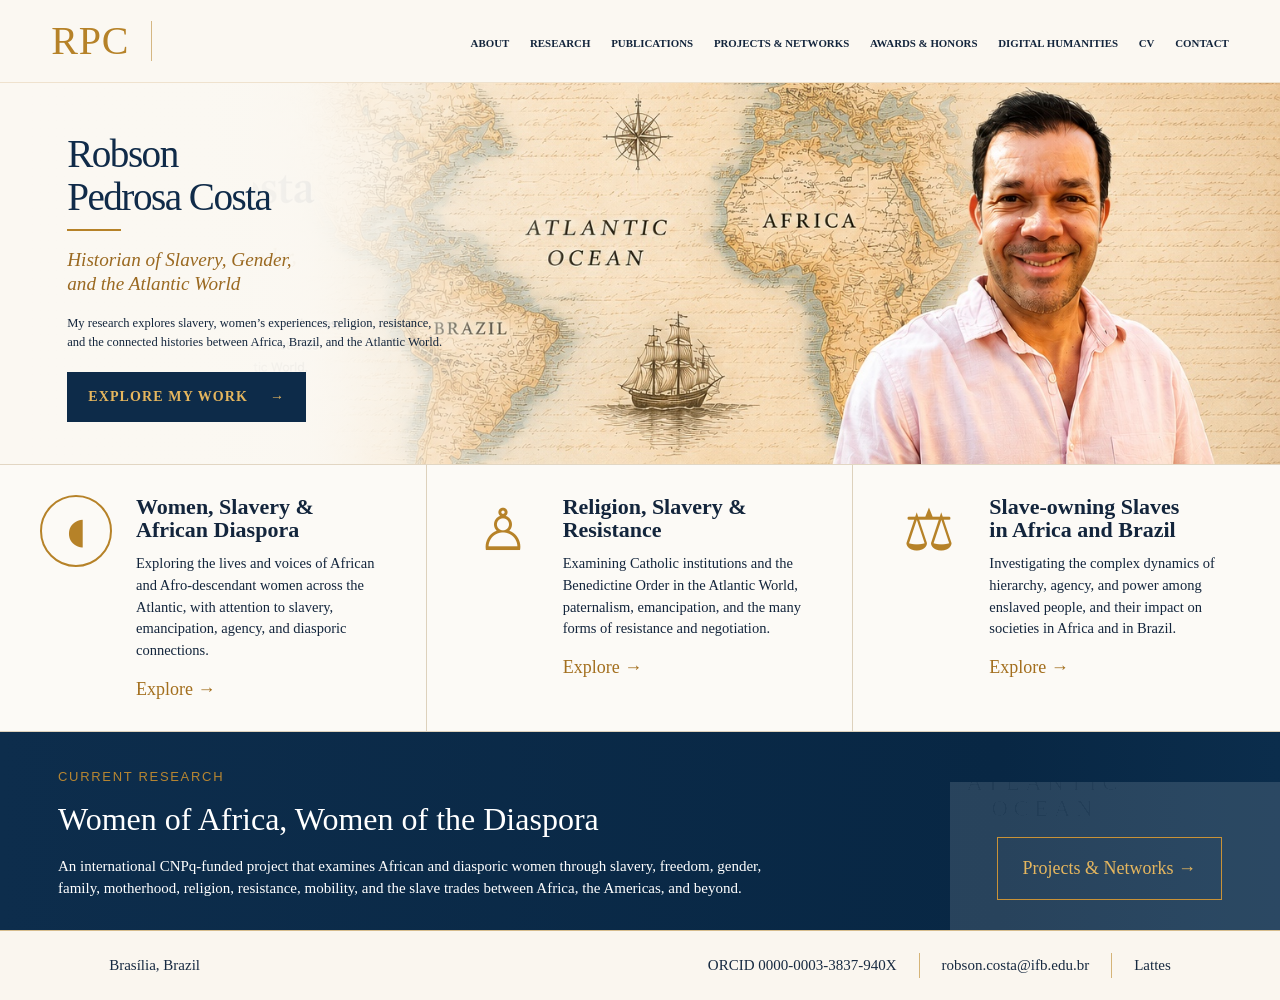
<file: index.html>
<!doctype html>
<html lang="en">
<head>
<meta charset="utf-8">
<meta name="viewport" content="width=device-width,initial-scale=1">
<title>Robson Pedrosa Costa | Historian of Slavery, Gender, and the Atlantic World</title>
<meta name="description" content="Academic website of historian Robson Pedrosa Costa. Research on slavery, gender, women, religion, resistance, Africa, Brazil, and the Atlantic World.">
<link rel="stylesheet" href="styles.css?v=10">
</head>
<body>
<header class="site-header">
  <div class="container header-inner">
    <a class="brand brand-rpc-only" href="index.html" aria-label="Robson Pedrosa Costa — Home">
      <span class="monogram">RPC</span>
    </a>
    <button class="menu-btn" aria-label="Menu">Menu</button>
    <nav class="nav">
      <a href="about.html">About</a>
      <a href="research.html">Research</a>
      <a href="publications.html">Publications</a>
      <a href="projects.html">Projects &amp; Networks</a>
      <a href="awards.html">Awards &amp; Honors</a>
      <a href="digital-humanities.html">Digital Humanities</a>
      <a href="cv.html">CV</a>
      <a href="contact.html">Contact</a>
    </nav>
  </div>
</header>

<main>
<section class="hero approved-hero home-locked">
  <div class="hero-visual-v10" aria-hidden="true">
    <img src="hero-map-photo-v10.jpg" alt="">
  </div>
  <div class="hero-transition-v10" aria-hidden="true"></div>
  <div class="approved-hero-inner">
    <div class="hero-copy approved-copy">
      <h1><span>Robson</span><span>Pedrosa Costa</span></h1>
      <div class="rule"></div>
      <h2>Historian of Slavery, Gender,<br>and the Atlantic World</h2>
      <p>My research explores slavery, women’s experiences, religion, resistance, and the connected histories between Africa, Brazil, and the Atlantic World.</p>
      <a class="btn btn-navy" href="research.html">Explore my work <span>→</span></a>
    </div>
  </div>
</section>

<section class="focus-strip approved-focus home-section-locked">
  <div class="container focus-grid">
    <article class="focus-card">
      <div class="research-symbol symbol-women" aria-hidden="true">◖</div>
      <div>
        <h3>Women, Slavery &amp;<br>African Diaspora</h3>
        <p>Exploring the lives and voices of African and Afro-descendant women across the Atlantic, with attention to slavery, emancipation, agency, and diasporic connections.</p>
        <a class="gold-link" href="research.html">Explore →</a>
      </div>
    </article>
    <article class="focus-card">
      <div class="research-symbol symbol-church" aria-hidden="true">♙</div>
      <div>
        <h3>Religion, Slavery &amp;<br>Resistance</h3>
        <p>Examining Catholic institutions and the Benedictine Order in the Atlantic World, paternalism, emancipation, and the many forms of resistance and negotiation.</p>
        <a class="gold-link" href="research.html">Explore →</a>
      </div>
    </article>
    <article class="focus-card">
      <div class="research-symbol symbol-balance" aria-hidden="true">⚖</div>
      <div>
        <h3>Slave-owning Slaves<br>in Africa and Brazil</h3>
        <p>Investigating the complex dynamics of hierarchy, agency, and power among enslaved people, and their impact on societies in Africa and in Brazil.</p>
        <a class="gold-link" href="research.html">Explore →</a>
      </div>
    </article>
  </div>
</section>

<section class="feature-band approved-feature home-section-locked">
  <div class="container feature-row">
    <div>
      <div class="eyebrow">Current research</div>
      <h2>Women of Africa, Women of the Diaspora</h2>
      <p>An international CNPq-funded project that examines African and diasporic women through slavery, freedom, gender, family, motherhood, religion, resistance, mobility, and the slave trades between Africa, the Americas, and beyond.</p>
    </div>
    <a class="btn btn-outline-gold" href="projects.html">Projects &amp; Networks →</a>
  </div>
</section>
</main>

<footer class="site-footer">
  <div class="container footer-inner">
    <div>Brasília, Brazil</div>
    <div class="footer-links">
      <a href="https://orcid.org/0000-0003-3837-940X" target="_blank" rel="noopener">ORCID 0000-0003-3837-940X</a>
      <a href="mailto:robson.costa@ifb.edu.br">robson.costa@ifb.edu.br</a>
      <a href="http://lattes.cnpq.br/6375934645076409" target="_blank" rel="noopener">Lattes</a>
    </div>
  </div>
</footer>
<script src="main.js?v=10"></script>
</body>
</html>
</file>
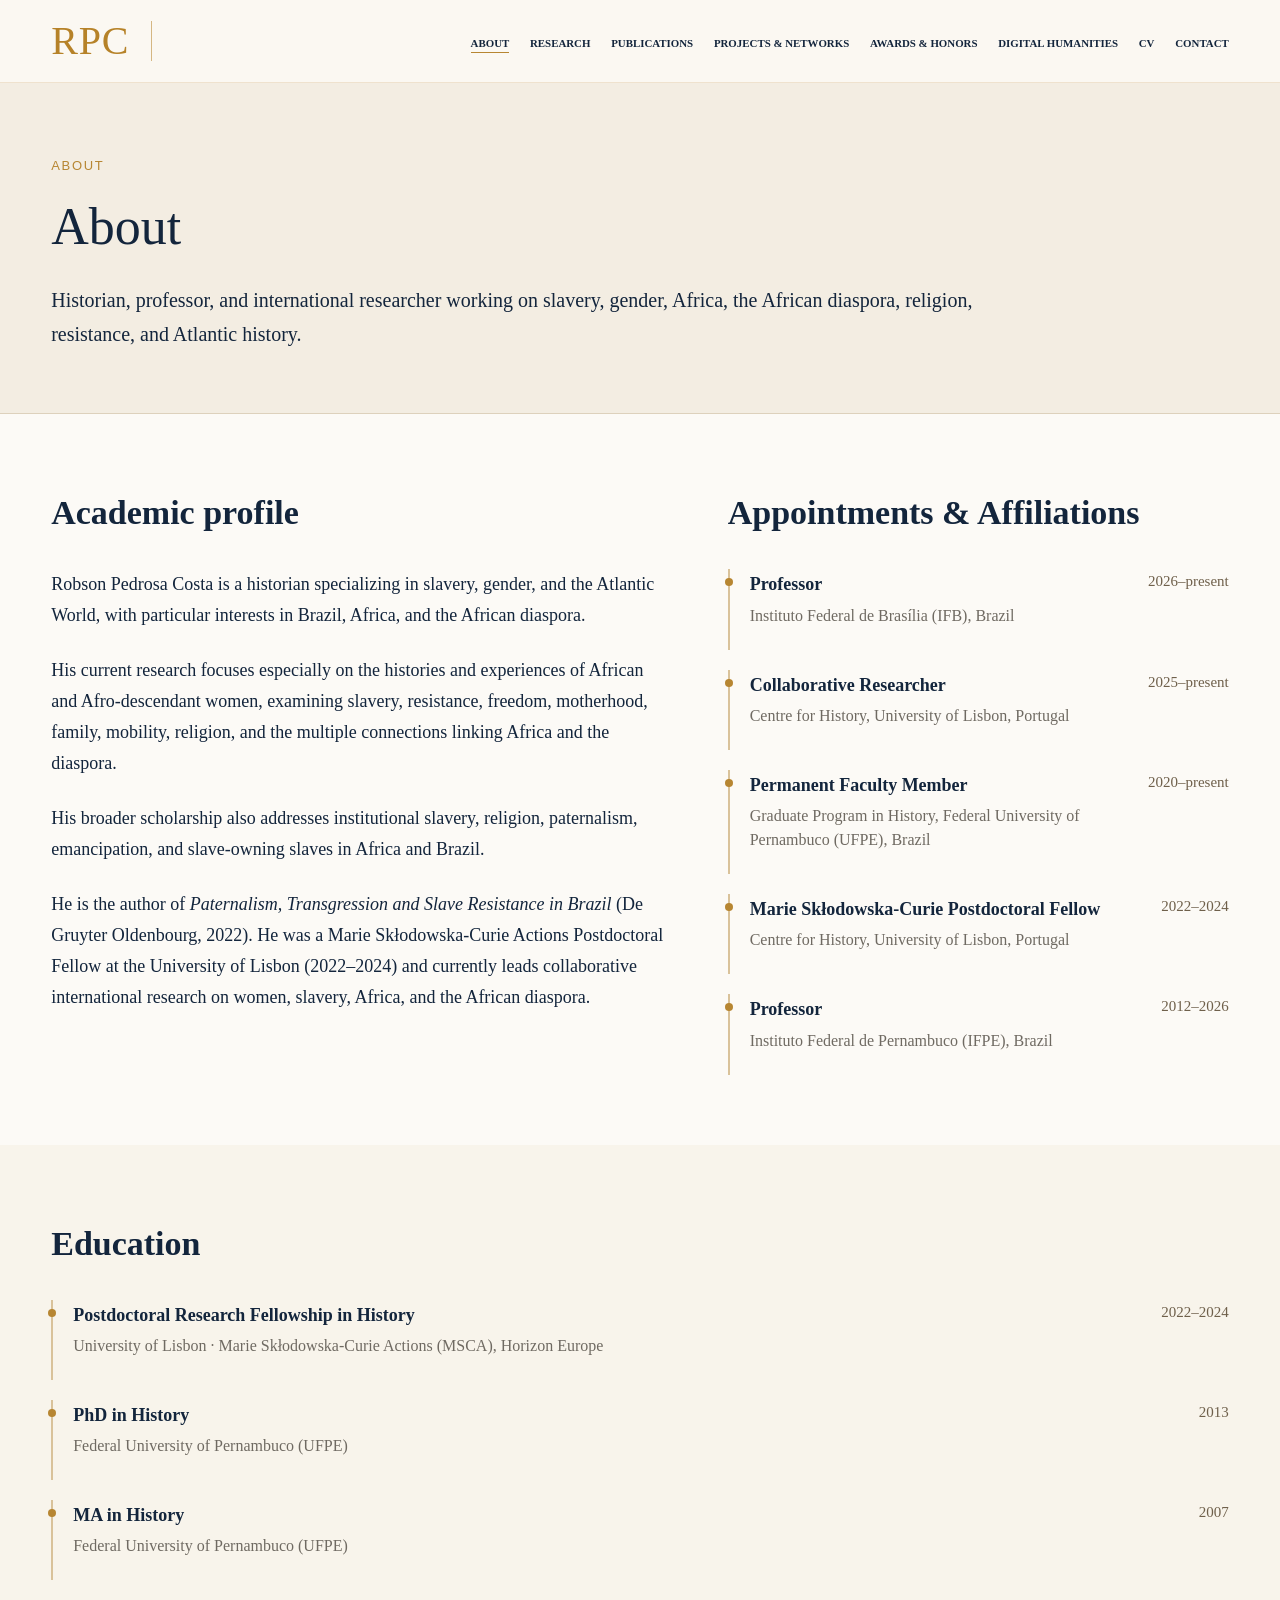
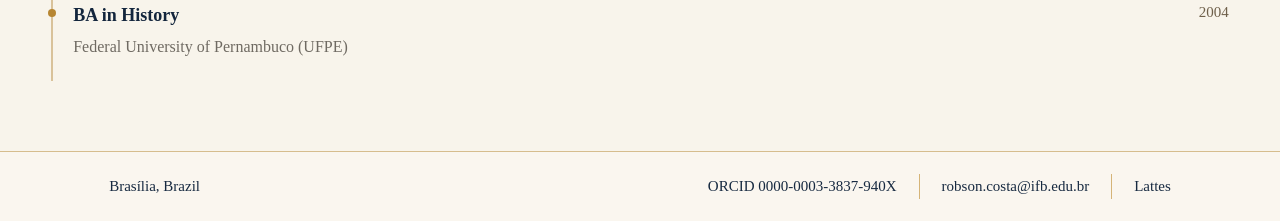
<file: about.html>
<!doctype html><html lang="en"><head><meta charset="utf-8"><meta name="viewport" content="width=device-width,initial-scale=1"><title>About | Robson Pedrosa Costa</title><meta name="description" content="Academic website of historian Robson Pedrosa Costa"><link rel="stylesheet" href="styles.css?v=10"></head><body><header class="site-header"><div class="container header-inner"><a class="brand brand-rpc-only" href="index.html" aria-label="Robson Pedrosa Costa — Home"><span class="monogram">RPC</span></a><button class="menu-btn" aria-label="Menu">Menu</button><nav class="nav"><a href="about.html" class="active">About</a><a href="research.html">Research</a><a href="publications.html">Publications</a><a href="projects.html">Projects &amp; Networks</a><a href="awards.html">Awards &amp; Honors</a><a href="digital-humanities.html">Digital Humanities</a><a href="cv.html">CV</a><a href="contact.html">Contact</a></nav></div></header>
<main><section class="page-hero"><div class="container"><div class="eyebrow">About</div><h1>About</h1><p>Historian, professor, and international researcher working on slavery, gender, Africa, the African diaspora, religion, resistance, and Atlantic history.</p></div></section><section class="section"><div class="container two-col"><div class="prose"><h2 class="section-title">Academic profile</h2><p>Robson Pedrosa Costa is a historian specializing in slavery, gender, and the Atlantic World, with particular interests in Brazil, Africa, and the African diaspora.</p><p>His current research focuses especially on the histories and experiences of African and Afro-descendant women, examining slavery, resistance, freedom, motherhood, family, mobility, religion, and the multiple connections linking Africa and the diaspora.</p><p>His broader scholarship also addresses institutional slavery, religion, paternalism, emancipation, and slave-owning slaves in Africa and Brazil.</p><p>He is the author of <em>Paternalism, Transgression and Slave Resistance in Brazil</em> (De Gruyter Oldenbourg, 2022). He was a Marie Skłodowska-Curie Actions Postdoctoral Fellow at the University of Lisbon (2022–2024) and currently leads collaborative international research on women, slavery, Africa, and the African diaspora.</p></div><div><h2 class="section-title">Appointments &amp; Affiliations</h2><div class="timeline"><div class="timeline-item"><div><strong>Professor</strong><span>Instituto Federal de Brasília (IFB), Brazil</span></div><time>2026–present</time></div><div class="timeline-item"><div><strong>Collaborative Researcher</strong><span>Centre for History, University of Lisbon, Portugal</span></div><time>2025–present</time></div><div class="timeline-item"><div><strong>Permanent Faculty Member</strong><span>Graduate Program in History, Federal University of Pernambuco (UFPE), Brazil</span></div><time>2020–present</time></div><div class="timeline-item"><div><strong>Marie Skłodowska-Curie Postdoctoral Fellow</strong><span>Centre for History, University of Lisbon, Portugal</span></div><time>2022–2024</time></div><div class="timeline-item"><div><strong>Professor</strong><span>Instituto Federal de Pernambuco (IFPE), Brazil</span></div><time>2012–2026</time></div></div></div></div></section><section class="section alt"><div class="container narrow-section"><div><h2 class="section-title">Education</h2><div class="timeline"><div class="timeline-item"><div><strong>Postdoctoral Research Fellowship in History</strong><span>University of Lisbon · Marie Skłodowska-Curie Actions (MSCA), Horizon Europe</span></div><time>2022–2024</time></div><div class="timeline-item"><div><strong>PhD in History</strong><span>Federal University of Pernambuco (UFPE)</span></div><time>2013</time></div><div class="timeline-item"><div><strong>MA in History</strong><span>Federal University of Pernambuco (UFPE)</span></div><time>2007</time></div><div class="timeline-item"><div><strong>BA in History</strong><span>Federal University of Pernambuco (UFPE)</span></div><time>2004</time></div></div></div></div></section></main><footer class="site-footer"><div class="container footer-inner"><div>Brasília, Brazil</div><div class="footer-links"><a href="https://orcid.org/0000-0003-3837-940X" target="_blank" rel="noopener">ORCID 0000-0003-3837-940X</a><a href="mailto:robson.costa@ifb.edu.br">robson.costa@ifb.edu.br</a><a href="http://lattes.cnpq.br/6375934645076409" target="_blank" rel="noopener">Lattes</a></div></div></footer><script src="main.js?v=10"></script>
</body></html>
</file>
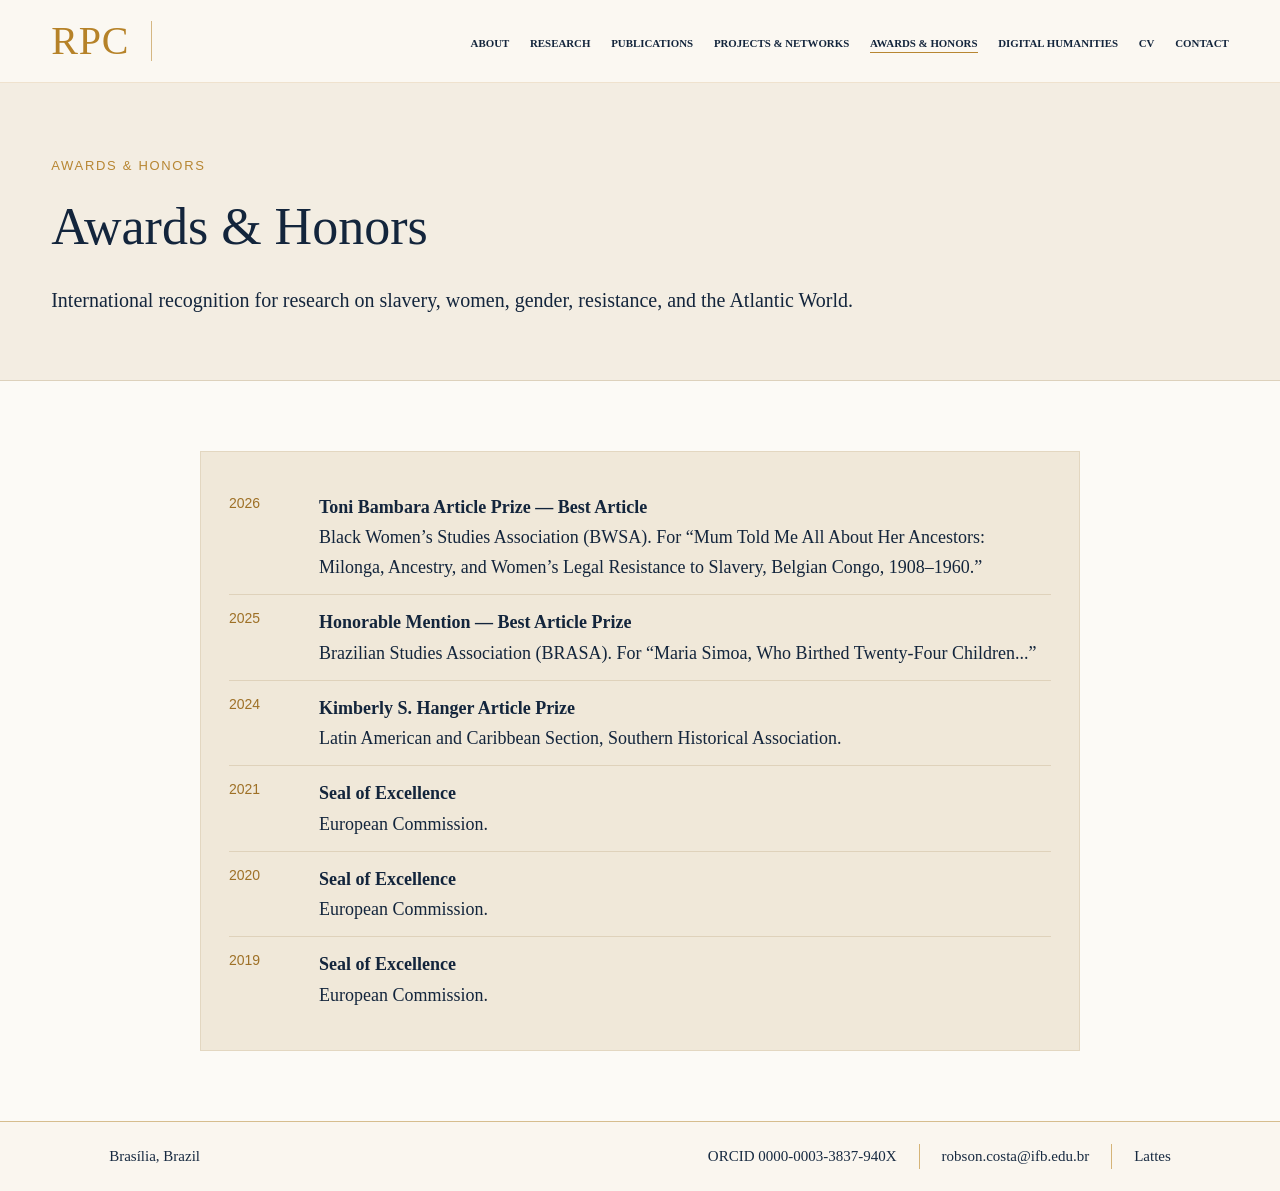
<file: awards.html>
<!doctype html><html lang="en"><head><meta charset="utf-8"><meta name="viewport" content="width=device-width,initial-scale=1"><title>Awards & Honors | Robson Pedrosa Costa</title><meta name="description" content="Academic website of historian Robson Pedrosa Costa"><link rel="stylesheet" href="styles.css?v=10"></head><body><header class="site-header"><div class="container header-inner"><a class="brand brand-rpc-only" href="index.html" aria-label="Robson Pedrosa Costa — Home"><span class="monogram">RPC</span></a><button class="menu-btn" aria-label="Menu">Menu</button><nav class="nav"><a href="about.html">About</a><a href="research.html">Research</a><a href="publications.html">Publications</a><a href="projects.html">Projects &amp; Networks</a><a href="awards.html" class="active">Awards &amp; Honors</a><a href="digital-humanities.html">Digital Humanities</a><a href="cv.html">CV</a><a href="contact.html">Contact</a></nav></div></header>
<main><section class="page-hero"><div class="container"><div class="eyebrow">Awards & Honors</div><h1>Awards &amp; Honors</h1><p>International recognition for research on slavery, women, gender, resistance, and the Atlantic World.</p></div></section><section class="section"><div class="narrow award-box"><div class="award-item"><div class="award-year">2026</div><div><div class="award-name">Toni Bambara Article Prize — Best Article</div><div>Black Women’s Studies Association (BWSA). For “Mum Told Me All About Her Ancestors: Milonga, Ancestry, and Women’s Legal Resistance to Slavery, Belgian Congo, 1908–1960.”</div></div></div><div class="award-item"><div class="award-year">2025</div><div><div class="award-name">Honorable Mention — Best Article Prize</div><div>Brazilian Studies Association (BRASA). For “Maria Simoa, Who Birthed Twenty-Four Children...”</div></div></div><div class="award-item"><div class="award-year">2024</div><div><div class="award-name">Kimberly S. Hanger Article Prize</div><div>Latin American and Caribbean Section, Southern Historical Association.</div></div></div><div class="award-item"><div class="award-year">2021</div><div><div class="award-name">Seal of Excellence</div><div>European Commission.</div></div></div><div class="award-item"><div class="award-year">2020</div><div><div class="award-name">Seal of Excellence</div><div>European Commission.</div></div></div><div class="award-item"><div class="award-year">2019</div><div><div class="award-name">Seal of Excellence</div><div>European Commission.</div></div></div></div></section></main><footer class="site-footer"><div class="container footer-inner"><div>Brasília, Brazil</div><div class="footer-links"><a href="https://orcid.org/0000-0003-3837-940X" target="_blank" rel="noopener">ORCID 0000-0003-3837-940X</a><a href="mailto:robson.costa@ifb.edu.br">robson.costa@ifb.edu.br</a><a href="http://lattes.cnpq.br/6375934645076409" target="_blank" rel="noopener">Lattes</a></div></div></footer><script src="main.js?v=10"></script>
</body></html>
</file>
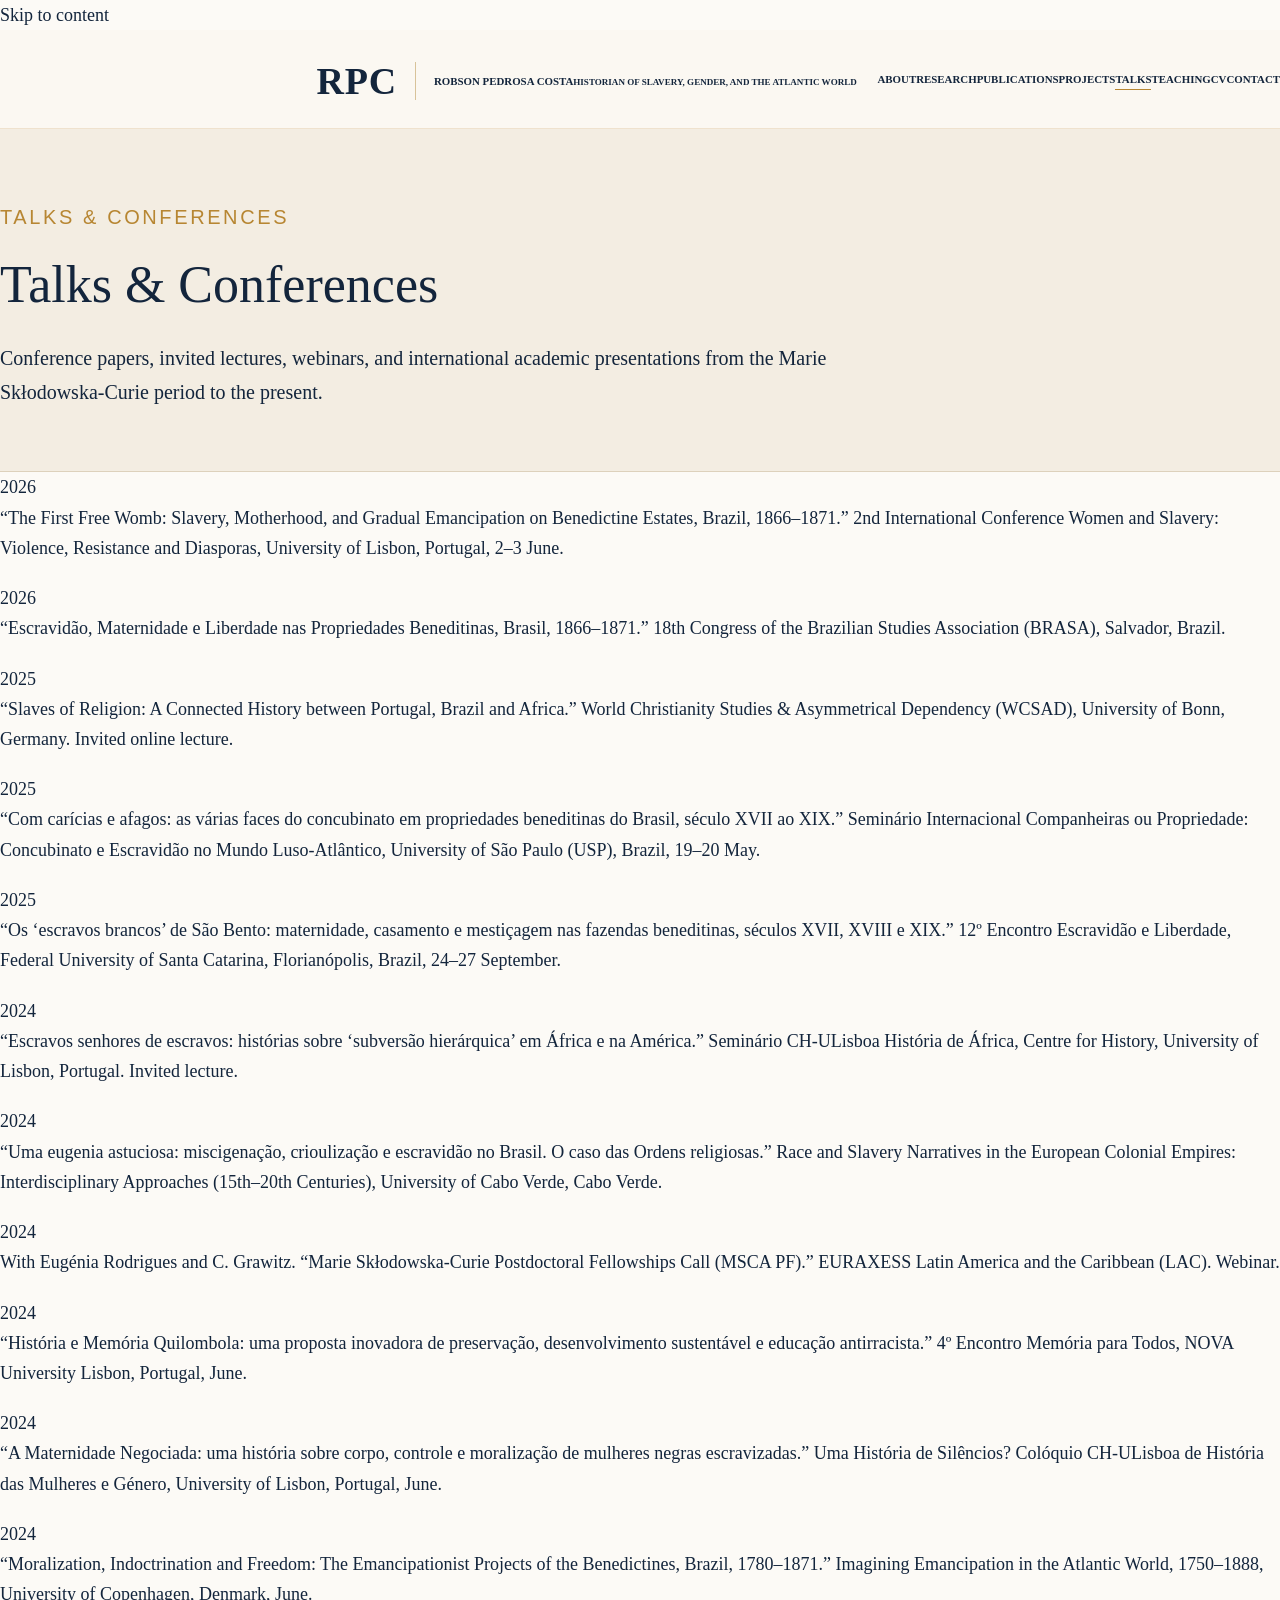
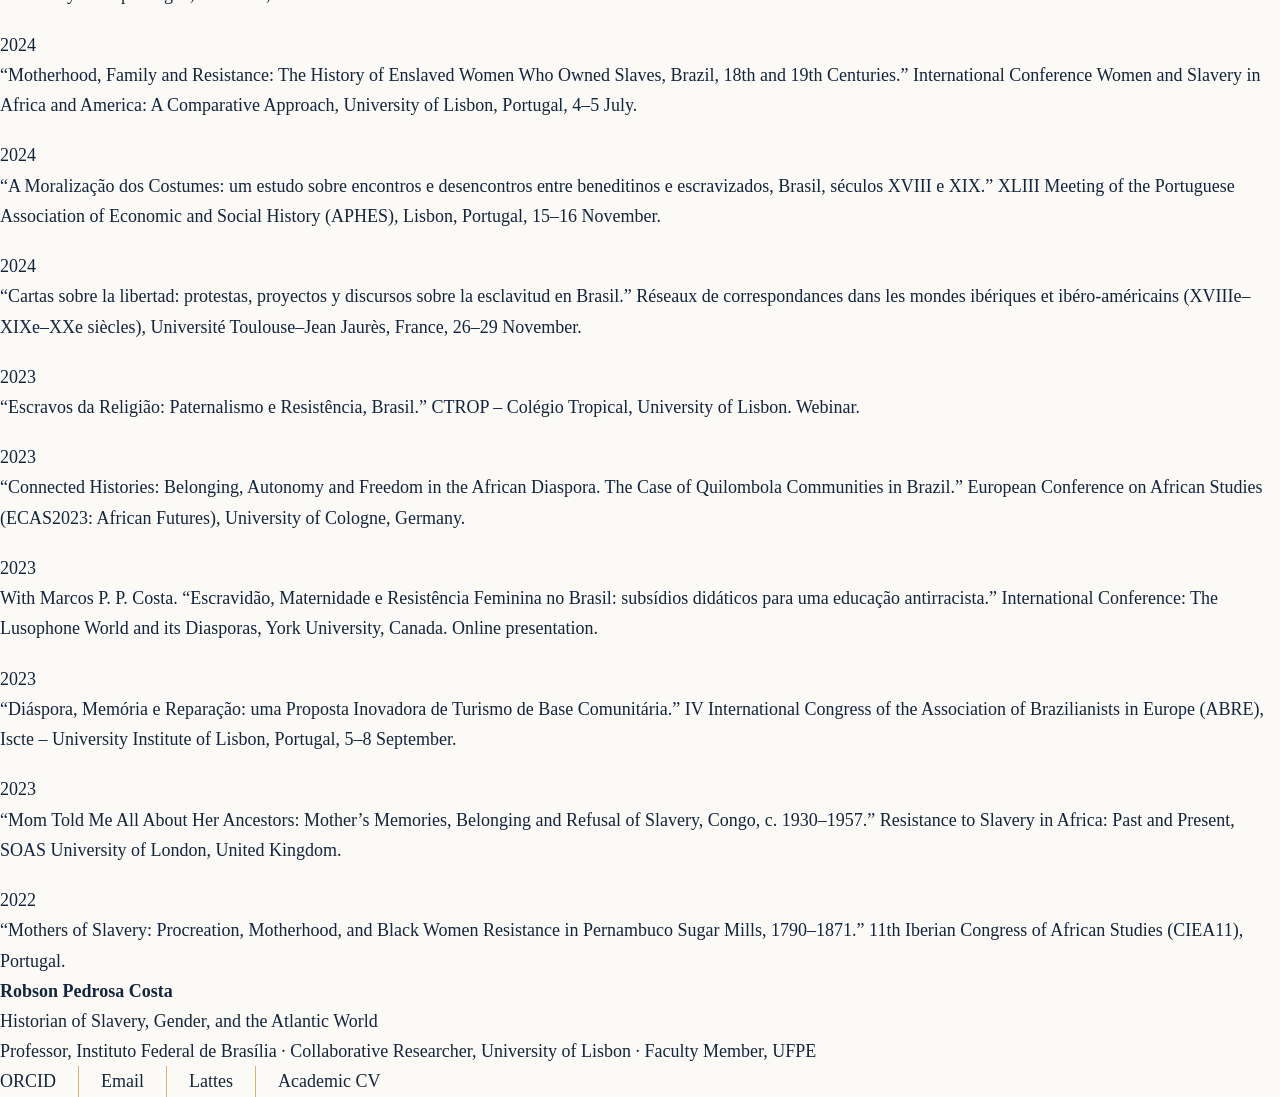
<file: conferences.html>
<!doctype html><html lang="en"><head><meta charset="utf-8"><meta name="viewport" content="width=device-width,initial-scale=1"><title>Talks &amp; Conferences | Robson Pedrosa Costa</title><meta name="description" content="Conference papers, invited talks, and academic presentations by Robson Pedrosa Costa since 2022."><meta name="author" content="Robson Pedrosa Costa"><meta name="theme-color" content="#0d2744"><meta property="og:type" content="website"><meta property="og:title" content="Talks &amp; Conferences | Robson Pedrosa Costa"><meta property="og:description" content="Conference papers, invited talks, and academic presentations by Robson Pedrosa Costa since 2022."><link rel="icon" href="atlantic-mark.svg" type="image/svg+xml"><link rel="stylesheet" href="styles.css"><script type="application/ld+json">{"@context": "https://schema.org", "@type": "Person", "name": "Robson Pedrosa Costa", "jobTitle": "Professor", "affiliation": [{"@type": "Organization", "name": "Instituto Federal de Brasília"}, {"@type": "Organization", "name": "Centre for History, University of Lisbon"}, {"@type": "Organization", "name": "Graduate Program in History, Federal University of Pernambuco"}], "knowsAbout": ["Slavery", "Gender history", "African diaspora", "Atlantic history", "Women and slavery", "Religion and slavery", "Slave-owning slaves", "Brazilian history", "African history"], "email": "mailto:robson.costa@ifb.edu.br", "sameAs": ["https://orcid.org/0000-0003-3837-940X", "http://lattes.cnpq.br/6375934645076409"]}</script></head><body><a class="skip" href="#main">Skip to content</a><header class="site-header"><div class="wrap nav"><a class="brand" href="index.html"><span class="monogram">RPC</span><span class="brand-text"><strong>Robson Pedrosa Costa</strong><small>Historian of Slavery, Gender, and the Atlantic World</small></span></a><button class="menu-btn" aria-label="Open navigation" aria-expanded="false">Menu</button><nav class="nav-links" aria-label="Primary navigation"><a href="about.html" class="">About</a><a href="research.html" class="">Research</a><a href="publications.html" class="">Publications</a><a href="projects.html" class="">Projects</a><a href="conferences.html" class="active">Talks</a><a href="teaching.html" class="">Teaching</a><a href="cv.html" class="">CV</a><a href="contact.html" class="">Contact</a></nav></div></header><main id="main"><section class="page-hero"><div class="wrap"><p class="eyebrow">Talks & conferences</p><h1>Talks & Conferences</h1><p>Conference papers, invited lectures, webinars, and international academic presentations from the Marie Skłodowska-Curie period to the present.</p></div></section><section class="content"><div class="wrap"><div class="timeline"><article class="talk"><div class="year">2026</div><div>“The First Free Womb: Slavery, Motherhood, and Gradual Emancipation on Benedictine Estates, Brazil, 1866–1871.” 2nd International Conference Women and Slavery: Violence, Resistance and Diasporas, University of Lisbon, Portugal, 2–3 June.</div></article><article class="talk"><div class="year">2026</div><div>“Escravidão, Maternidade e Liberdade nas Propriedades Beneditinas, Brasil, 1866–1871.” 18th Congress of the Brazilian Studies Association (BRASA), Salvador, Brazil.</div></article><article class="talk"><div class="year">2025</div><div>“Slaves of Religion: A Connected History between Portugal, Brazil and Africa.” World Christianity Studies & Asymmetrical Dependency (WCSAD), University of Bonn, Germany. Invited online lecture.</div></article><article class="talk"><div class="year">2025</div><div>“Com carícias e afagos: as várias faces do concubinato em propriedades beneditinas do Brasil, século XVII ao XIX.” Seminário Internacional Companheiras ou Propriedade: Concubinato e Escravidão no Mundo Luso-Atlântico, University of São Paulo (USP), Brazil, 19–20 May.</div></article><article class="talk"><div class="year">2025</div><div>“Os ‘escravos brancos’ de São Bento: maternidade, casamento e mestiçagem nas fazendas beneditinas, séculos XVII, XVIII e XIX.” 12º Encontro Escravidão e Liberdade, Federal University of Santa Catarina, Florianópolis, Brazil, 24–27 September.</div></article><article class="talk"><div class="year">2024</div><div>“Escravos senhores de escravos: histórias sobre ‘subversão hierárquica’ em África e na América.” Seminário CH-ULisboa História de África, Centre for History, University of Lisbon, Portugal. Invited lecture.</div></article><article class="talk"><div class="year">2024</div><div>“Uma eugenia astuciosa: miscigenação, crioulização e escravidão no Brasil. O caso das Ordens religiosas.” Race and Slavery Narratives in the European Colonial Empires: Interdisciplinary Approaches (15th–20th Centuries), University of Cabo Verde, Cabo Verde.</div></article><article class="talk"><div class="year">2024</div><div>With Eugénia Rodrigues and C. Grawitz. “Marie Skłodowska-Curie Postdoctoral Fellowships Call (MSCA PF).” EURAXESS Latin America and the Caribbean (LAC). Webinar.</div></article><article class="talk"><div class="year">2024</div><div>“História e Memória Quilombola: uma proposta inovadora de preservação, desenvolvimento sustentável e educação antirracista.” 4º Encontro Memória para Todos, NOVA University Lisbon, Portugal, June.</div></article><article class="talk"><div class="year">2024</div><div>“A Maternidade Negociada: uma história sobre corpo, controle e moralização de mulheres negras escravizadas.” Uma História de Silêncios? Colóquio CH-ULisboa de História das Mulheres e Género, University of Lisbon, Portugal, June.</div></article><article class="talk"><div class="year">2024</div><div>“Moralization, Indoctrination and Freedom: The Emancipationist Projects of the Benedictines, Brazil, 1780–1871.” Imagining Emancipation in the Atlantic World, 1750–1888, University of Copenhagen, Denmark, June.</div></article><article class="talk"><div class="year">2024</div><div>“Motherhood, Family and Resistance: The History of Enslaved Women Who Owned Slaves, Brazil, 18th and 19th Centuries.” International Conference Women and Slavery in Africa and America: A Comparative Approach, University of Lisbon, Portugal, 4–5 July.</div></article><article class="talk"><div class="year">2024</div><div>“A Moralização dos Costumes: um estudo sobre encontros e desencontros entre beneditinos e escravizados, Brasil, séculos XVIII e XIX.” XLIII Meeting of the Portuguese Association of Economic and Social History (APHES), Lisbon, Portugal, 15–16 November.</div></article><article class="talk"><div class="year">2024</div><div>“Cartas sobre la libertad: protestas, proyectos y discursos sobre la esclavitud en Brasil.” Réseaux de correspondances dans les mondes ibériques et ibéro-américains (XVIIIe–XIXe–XXe siècles), Université Toulouse–Jean Jaurès, France, 26–29 November.</div></article><article class="talk"><div class="year">2023</div><div>“Escravos da Religião: Paternalismo e Resistência, Brasil.” CTROP – Colégio Tropical, University of Lisbon. Webinar.</div></article><article class="talk"><div class="year">2023</div><div>“Connected Histories: Belonging, Autonomy and Freedom in the African Diaspora. The Case of Quilombola Communities in Brazil.” European Conference on African Studies (ECAS2023: African Futures), University of Cologne, Germany.</div></article><article class="talk"><div class="year">2023</div><div>With Marcos P. P. Costa. “Escravidão, Maternidade e Resistência Feminina no Brasil: subsídios didáticos para uma educação antirracista.” International Conference: The Lusophone World and its Diasporas, York University, Canada. Online presentation.</div></article><article class="talk"><div class="year">2023</div><div>“Diáspora, Memória e Reparação: uma Proposta Inovadora de Turismo de Base Comunitária.” IV International Congress of the Association of Brazilianists in Europe (ABRE), Iscte – University Institute of Lisbon, Portugal, 5–8 September.</div></article><article class="talk"><div class="year">2023</div><div>“Mom Told Me All About Her Ancestors: Mother’s Memories, Belonging and Refusal of Slavery, Congo, c. 1930–1957.” Resistance to Slavery in Africa: Past and Present, SOAS University of London, United Kingdom.</div></article><article class="talk"><div class="year">2022</div><div>“Mothers of Slavery: Procreation, Motherhood, and Black Women Resistance in Pernambuco Sugar Mills, 1790–1871.” 11th Iberian Congress of African Studies (CIEA11), Portugal.</div></article></div></div></section></main><footer><div class="wrap footer-grid"><div><strong>Robson Pedrosa Costa</strong><div>Historian of Slavery, Gender, and the Atlantic World</div><div class="small">Professor, Instituto Federal de Brasília · Collaborative Researcher, University of Lisbon · Faculty Member, UFPE</div></div><div class="footer-links"><a href="https://orcid.org/0000-0003-3837-940X" rel="me">ORCID</a><a href="mailto:robson.costa@ifb.edu.br">Email</a><a href="http://lattes.cnpq.br/6375934645076409">Lattes</a><a href="cv.html">Academic CV</a></div></div></footer><script src="main.js"></script></body></html>
</file>
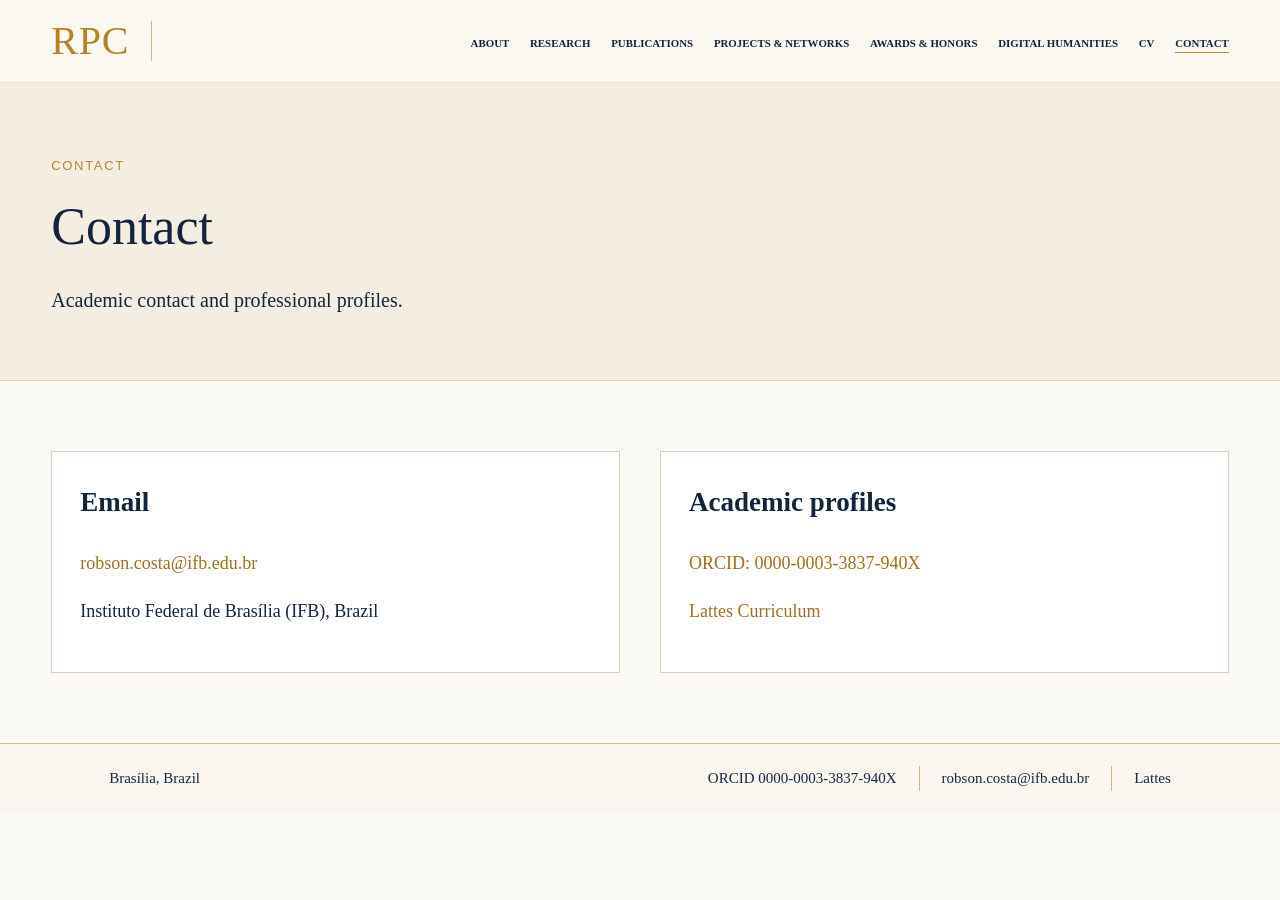
<file: contact.html>
<!doctype html><html lang="en"><head><meta charset="utf-8"><meta name="viewport" content="width=device-width,initial-scale=1"><title>Contact | Robson Pedrosa Costa</title><meta name="description" content="Academic website of historian Robson Pedrosa Costa"><link rel="stylesheet" href="styles.css?v=10"></head><body><header class="site-header"><div class="container header-inner"><a class="brand brand-rpc-only" href="index.html" aria-label="Robson Pedrosa Costa — Home"><span class="monogram">RPC</span></a><button class="menu-btn" aria-label="Menu">Menu</button><nav class="nav"><a href="about.html">About</a><a href="research.html">Research</a><a href="publications.html">Publications</a><a href="projects.html">Projects &amp; Networks</a><a href="awards.html">Awards &amp; Honors</a><a href="digital-humanities.html">Digital Humanities</a><a href="cv.html">CV</a><a href="contact.html" class="active">Contact</a></nav></div></header>
<main><section class="page-hero"><div class="container"><div class="eyebrow">Contact</div><h1>Contact</h1><p>Academic contact and professional profiles.</p></div></section><section class="section"><div class="container contact-grid"><div class="contact-card"><h2>Email</h2><p><a class="gold-link" href="mailto:robson.costa@ifb.edu.br">robson.costa@ifb.edu.br</a></p><p>Instituto Federal de Brasília (IFB), Brazil</p></div><div class="contact-card"><h2>Academic profiles</h2><p><a class="gold-link" href="https://orcid.org/0000-0003-3837-940X" target="_blank" rel="noopener">ORCID: 0000-0003-3837-940X</a></p><p><a class="gold-link" href="http://lattes.cnpq.br/6375934645076409" target="_blank" rel="noopener">Lattes Curriculum</a></p></div></div></section></main><footer class="site-footer"><div class="container footer-inner"><div>Brasília, Brazil</div><div class="footer-links"><a href="https://orcid.org/0000-0003-3837-940X" target="_blank" rel="noopener">ORCID 0000-0003-3837-940X</a><a href="mailto:robson.costa@ifb.edu.br">robson.costa@ifb.edu.br</a><a href="http://lattes.cnpq.br/6375934645076409" target="_blank" rel="noopener">Lattes</a></div></div></footer><script src="main.js?v=10"></script>
</body></html>
</file>
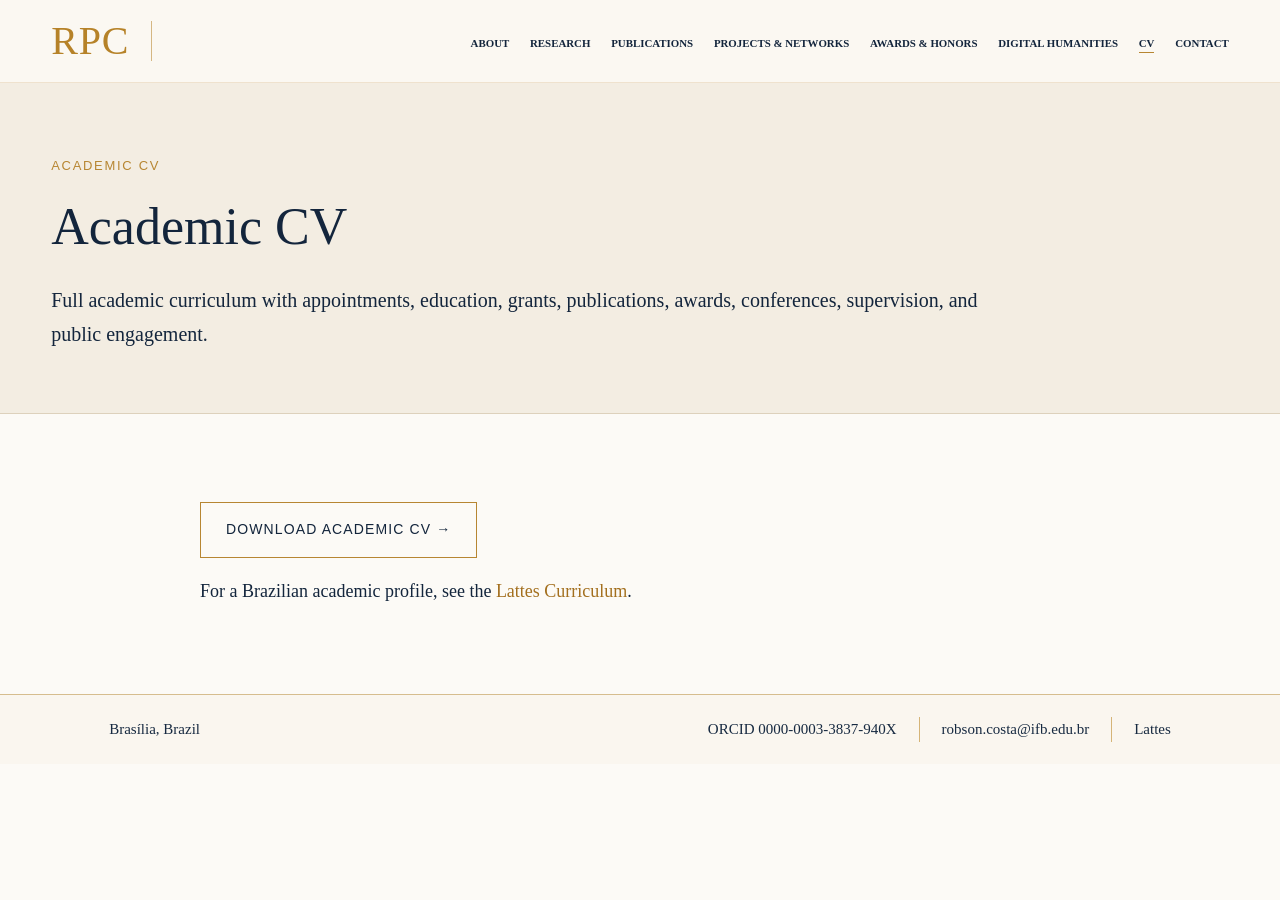
<file: cv.html>
<!doctype html><html lang="en"><head><meta charset="utf-8"><meta name="viewport" content="width=device-width,initial-scale=1"><title>Academic CV | Robson Pedrosa Costa</title><meta name="description" content="Academic website of historian Robson Pedrosa Costa"><link rel="stylesheet" href="styles.css?v=10"></head><body><header class="site-header"><div class="container header-inner"><a class="brand brand-rpc-only" href="index.html" aria-label="Robson Pedrosa Costa — Home"><span class="monogram">RPC</span></a><button class="menu-btn" aria-label="Menu">Menu</button><nav class="nav"><a href="about.html">About</a><a href="research.html">Research</a><a href="publications.html">Publications</a><a href="projects.html">Projects &amp; Networks</a><a href="awards.html">Awards &amp; Honors</a><a href="digital-humanities.html">Digital Humanities</a><a href="cv.html" class="active">CV</a><a href="contact.html">Contact</a></nav></div></header>
<main><section class="page-hero"><div class="container"><div class="eyebrow">Academic CV</div><h1>Academic CV</h1><p>Full academic curriculum with appointments, education, grants, publications, awards, conferences, supervision, and public engagement.</p></div></section><section class="section"><div class="narrow"><p><a class="btn" href="CV_Robson_Pedrosa_Costa.docx">Download Academic CV →</a></p><p>For a Brazilian academic profile, see the <a class="gold-link" href="http://lattes.cnpq.br/6375934645076409" target="_blank" rel="noopener">Lattes Curriculum</a>.</p></div></section></main><footer class="site-footer"><div class="container footer-inner"><div>Brasília, Brazil</div><div class="footer-links"><a href="https://orcid.org/0000-0003-3837-940X" target="_blank" rel="noopener">ORCID 0000-0003-3837-940X</a><a href="mailto:robson.costa@ifb.edu.br">robson.costa@ifb.edu.br</a><a href="http://lattes.cnpq.br/6375934645076409" target="_blank" rel="noopener">Lattes</a></div></div></footer><script src="main.js?v=10"></script>
</body></html>
</file>
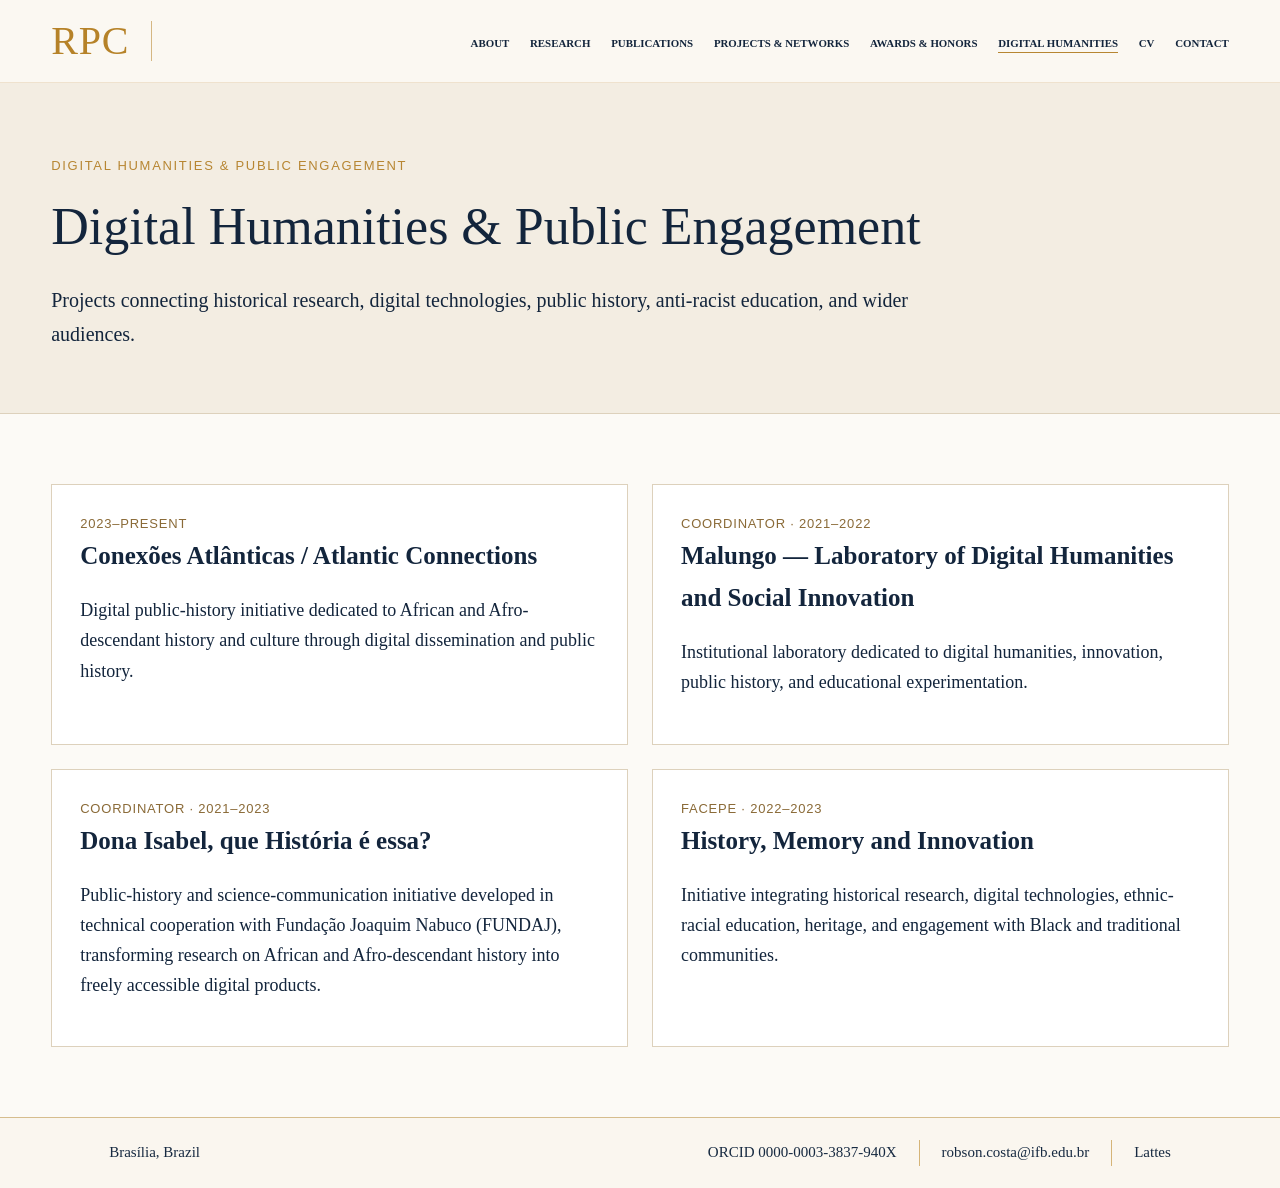
<file: digital-humanities.html>
<!doctype html><html lang="en"><head><meta charset="utf-8"><meta name="viewport" content="width=device-width,initial-scale=1"><title>Digital Humanities | Robson Pedrosa Costa</title><meta name="description" content="Academic website of historian Robson Pedrosa Costa"><link rel="stylesheet" href="styles.css?v=10"></head><body><header class="site-header"><div class="container header-inner"><a class="brand brand-rpc-only" href="index.html" aria-label="Robson Pedrosa Costa — Home"><span class="monogram">RPC</span></a><button class="menu-btn" aria-label="Menu">Menu</button><nav class="nav"><a href="about.html">About</a><a href="research.html">Research</a><a href="publications.html">Publications</a><a href="projects.html">Projects &amp; Networks</a><a href="awards.html">Awards &amp; Honors</a><a href="digital-humanities.html" class="active">Digital Humanities</a><a href="cv.html">CV</a><a href="contact.html">Contact</a></nav></div></header>
<main><section class="page-hero"><div class="container"><div class="eyebrow">Digital Humanities & Public Engagement</div><h1>Digital Humanities &amp; Public Engagement</h1><p>Projects connecting historical research, digital technologies, public history, anti-racist education, and wider audiences.</p></div></section><section class="section"><div class="container dh-grid"><article class="dh-card"><div class="project-meta">2023–present</div><h3>Conexões Atlânticas / Atlantic Connections</h3><p>Digital public-history initiative dedicated to African and Afro-descendant history and culture through digital dissemination and public history.</p></article><article class="dh-card"><div class="project-meta">Coordinator · 2021–2022</div><h3>Malungo — Laboratory of Digital Humanities and Social Innovation</h3><p>Institutional laboratory dedicated to digital humanities, innovation, public history, and educational experimentation.</p></article><article class="dh-card"><div class="project-meta">Coordinator · 2021–2023</div><h3>Dona Isabel, que História é essa?</h3><p>Public-history and science-communication initiative developed in technical cooperation with Fundação Joaquim Nabuco (FUNDAJ), transforming research on African and Afro-descendant history into freely accessible digital products.</p></article><article class="dh-card"><div class="project-meta">FACEPE · 2022–2023</div><h3>History, Memory and Innovation</h3><p>Initiative integrating historical research, digital technologies, ethnic-racial education, heritage, and engagement with Black and traditional communities.</p></article></div></section></main><footer class="site-footer"><div class="container footer-inner"><div>Brasília, Brazil</div><div class="footer-links"><a href="https://orcid.org/0000-0003-3837-940X" target="_blank" rel="noopener">ORCID 0000-0003-3837-940X</a><a href="mailto:robson.costa@ifb.edu.br">robson.costa@ifb.edu.br</a><a href="http://lattes.cnpq.br/6375934645076409" target="_blank" rel="noopener">Lattes</a></div></div></footer><script src="main.js?v=10"></script>
</body></html>
</file>
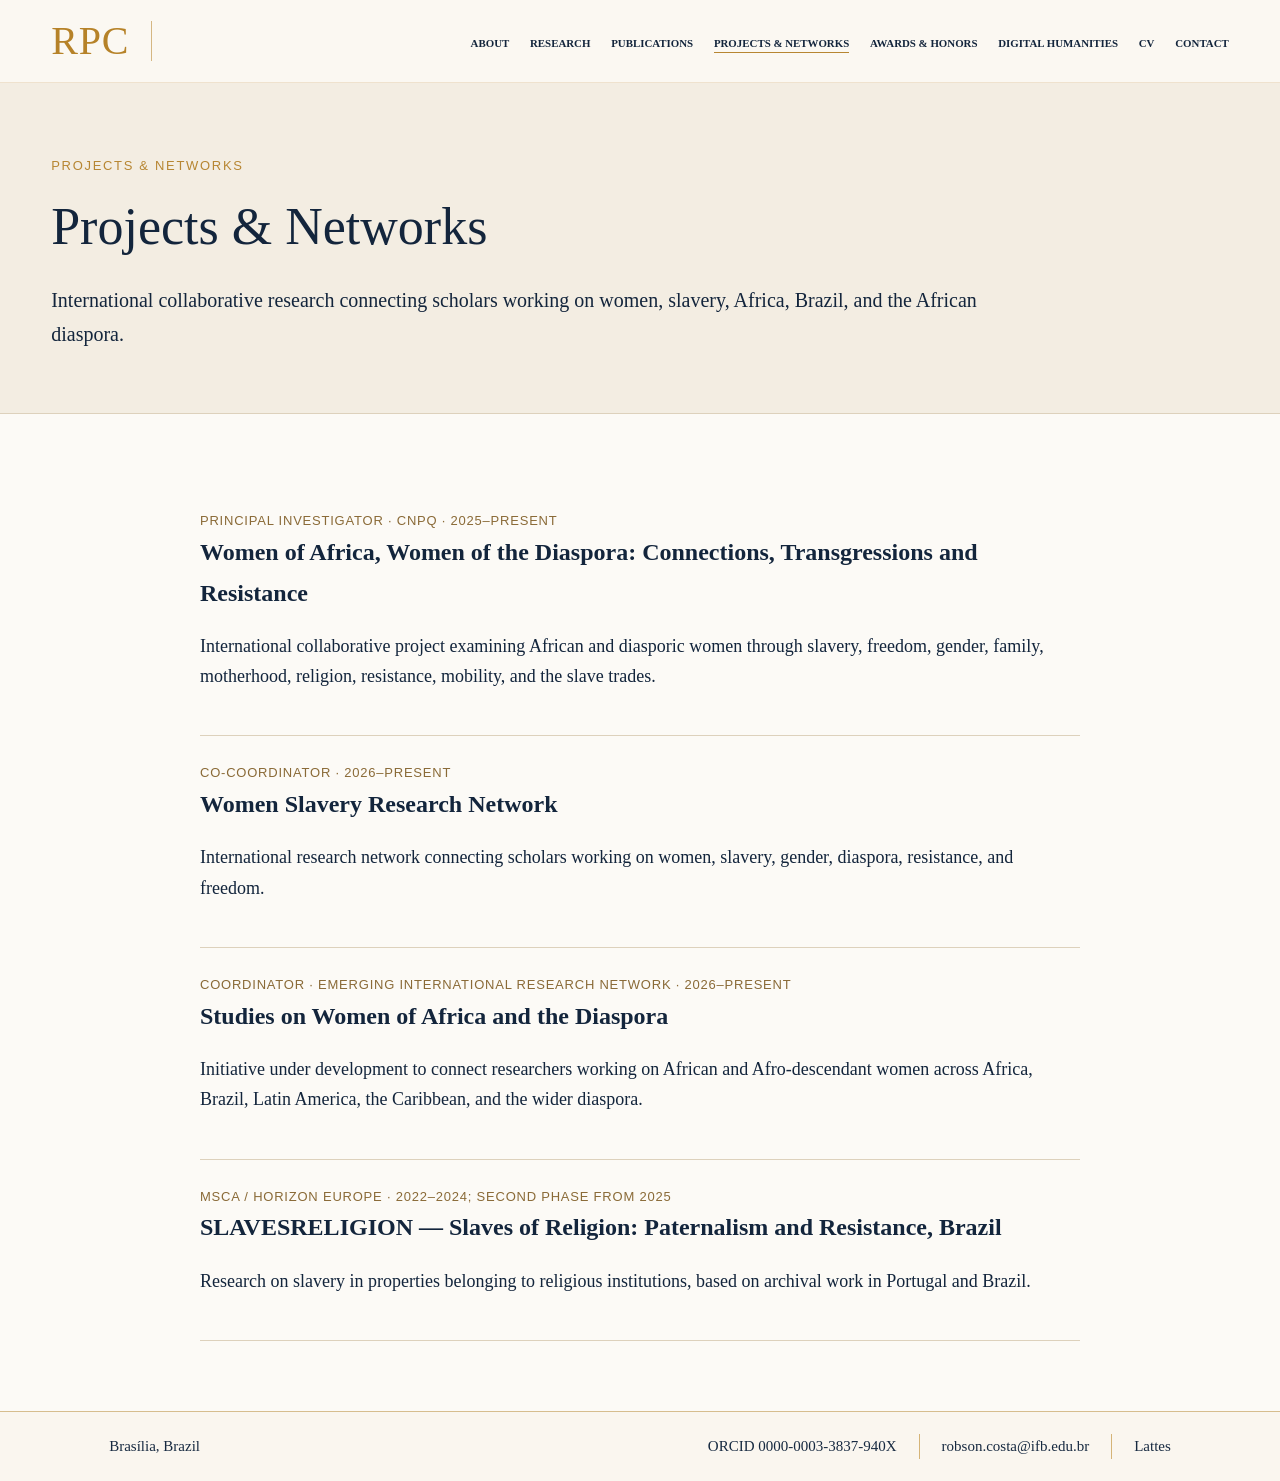
<file: projects.html>
<!doctype html><html lang="en"><head><meta charset="utf-8"><meta name="viewport" content="width=device-width,initial-scale=1"><title>Projects & Networks | Robson Pedrosa Costa</title><meta name="description" content="Academic website of historian Robson Pedrosa Costa"><link rel="stylesheet" href="styles.css?v=10"></head><body><header class="site-header"><div class="container header-inner"><a class="brand brand-rpc-only" href="index.html" aria-label="Robson Pedrosa Costa — Home"><span class="monogram">RPC</span></a><button class="menu-btn" aria-label="Menu">Menu</button><nav class="nav"><a href="about.html">About</a><a href="research.html">Research</a><a href="publications.html">Publications</a><a href="projects.html" class="active">Projects &amp; Networks</a><a href="awards.html">Awards &amp; Honors</a><a href="digital-humanities.html">Digital Humanities</a><a href="cv.html">CV</a><a href="contact.html">Contact</a></nav></div></header>
<main><section class="page-hero"><div class="container"><div class="eyebrow">Projects & Networks</div><h1>Projects &amp; Networks</h1><p>International collaborative research connecting scholars working on women, slavery, Africa, Brazil, and the African diaspora.</p></div></section><section class="section"><div class="narrow"><article class="project-card"><div class="project-meta">Principal Investigator · CNPq · 2025–present</div><h3>Women of Africa, Women of the Diaspora: Connections, Transgressions and Resistance</h3><p>International collaborative project examining African and diasporic women through slavery, freedom, gender, family, motherhood, religion, resistance, mobility, and the slave trades.</p></article><article class="project-card"><div class="project-meta">Co-Coordinator · 2026–present</div><h3>Women Slavery Research Network</h3><p>International research network connecting scholars working on women, slavery, gender, diaspora, resistance, and freedom.</p></article><article class="project-card"><div class="project-meta">Coordinator · Emerging International Research Network · 2026–present</div><h3>Studies on Women of Africa and the Diaspora</h3><p>Initiative under development to connect researchers working on African and Afro-descendant women across Africa, Brazil, Latin America, the Caribbean, and the wider diaspora.</p></article><article class="project-card"><div class="project-meta">MSCA / Horizon Europe · 2022–2024; second phase from 2025</div><h3>SLAVESRELIGION — Slaves of Religion: Paternalism and Resistance, Brazil</h3><p>Research on slavery in properties belonging to religious institutions, based on archival work in Portugal and Brazil.</p></article></div></section></main><footer class="site-footer"><div class="container footer-inner"><div>Brasília, Brazil</div><div class="footer-links"><a href="https://orcid.org/0000-0003-3837-940X" target="_blank" rel="noopener">ORCID 0000-0003-3837-940X</a><a href="mailto:robson.costa@ifb.edu.br">robson.costa@ifb.edu.br</a><a href="http://lattes.cnpq.br/6375934645076409" target="_blank" rel="noopener">Lattes</a></div></div></footer><script src="main.js?v=10"></script>
</body></html>
</file>
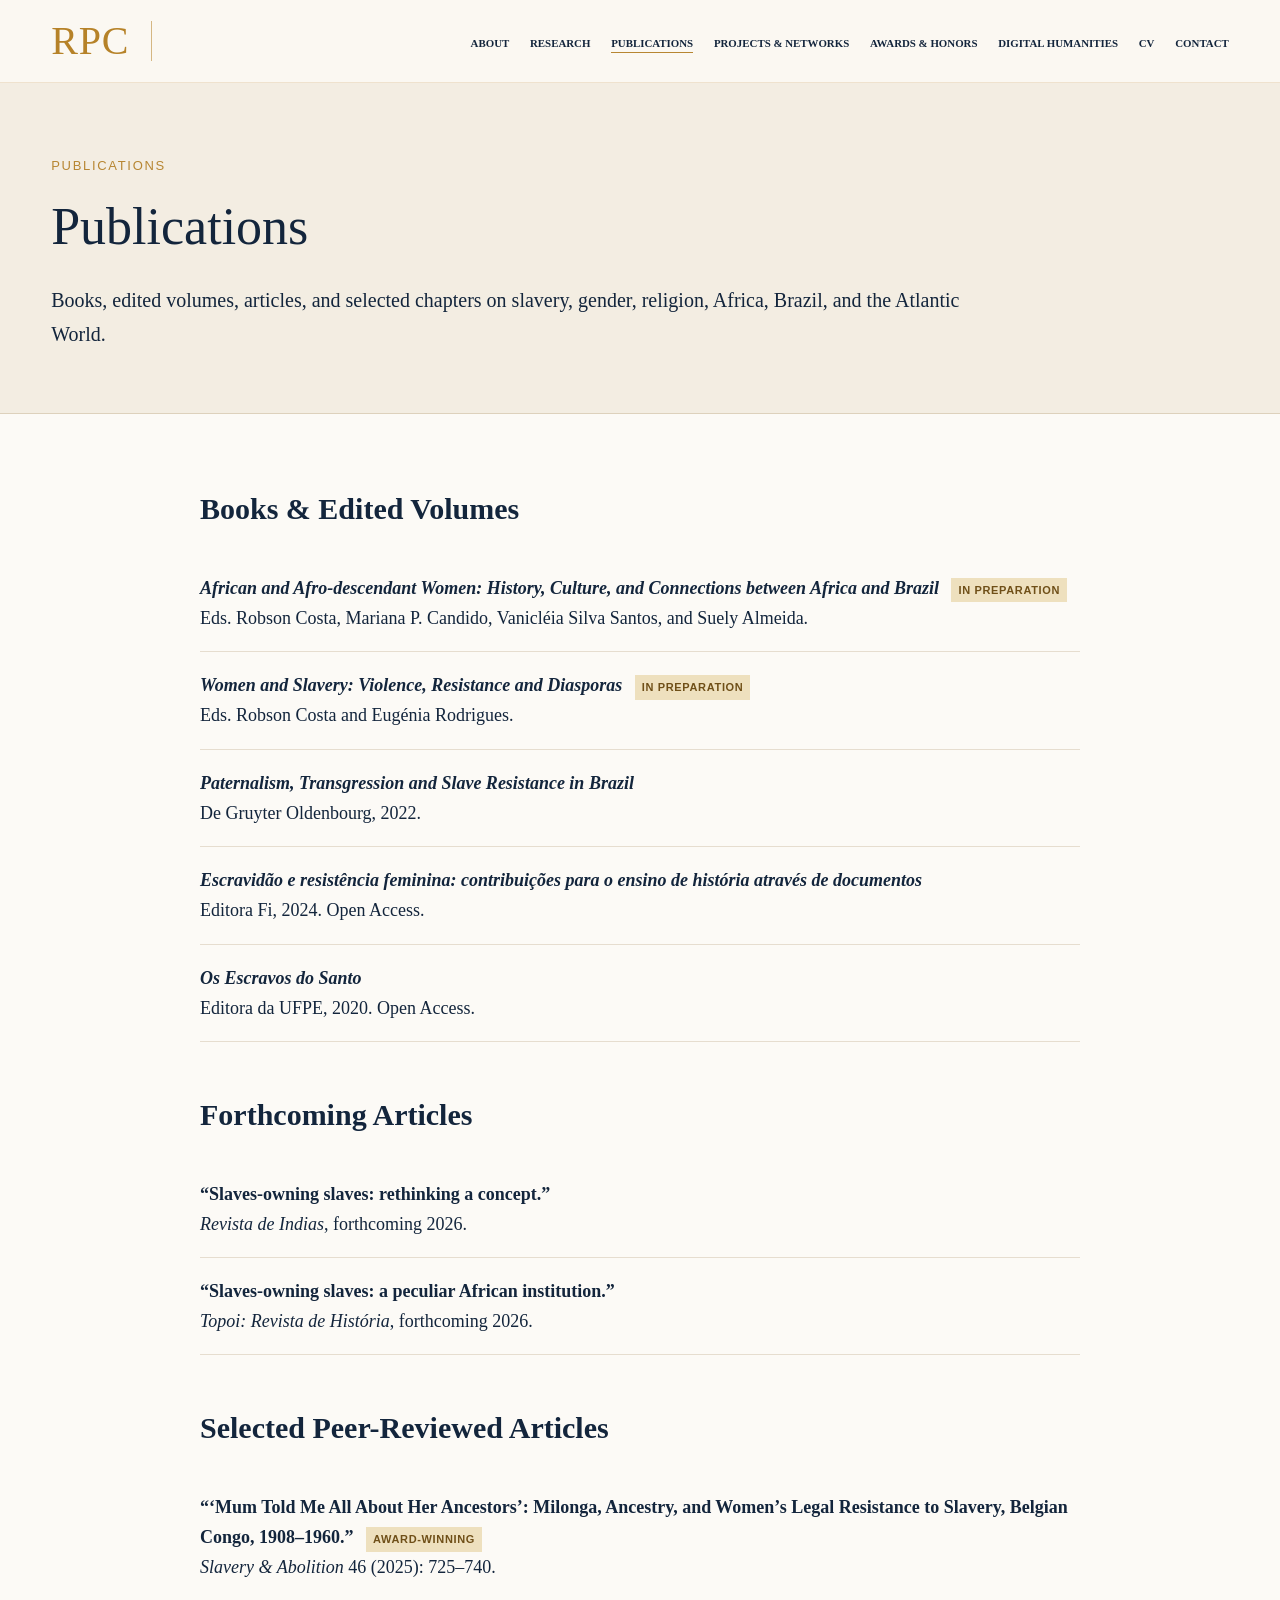
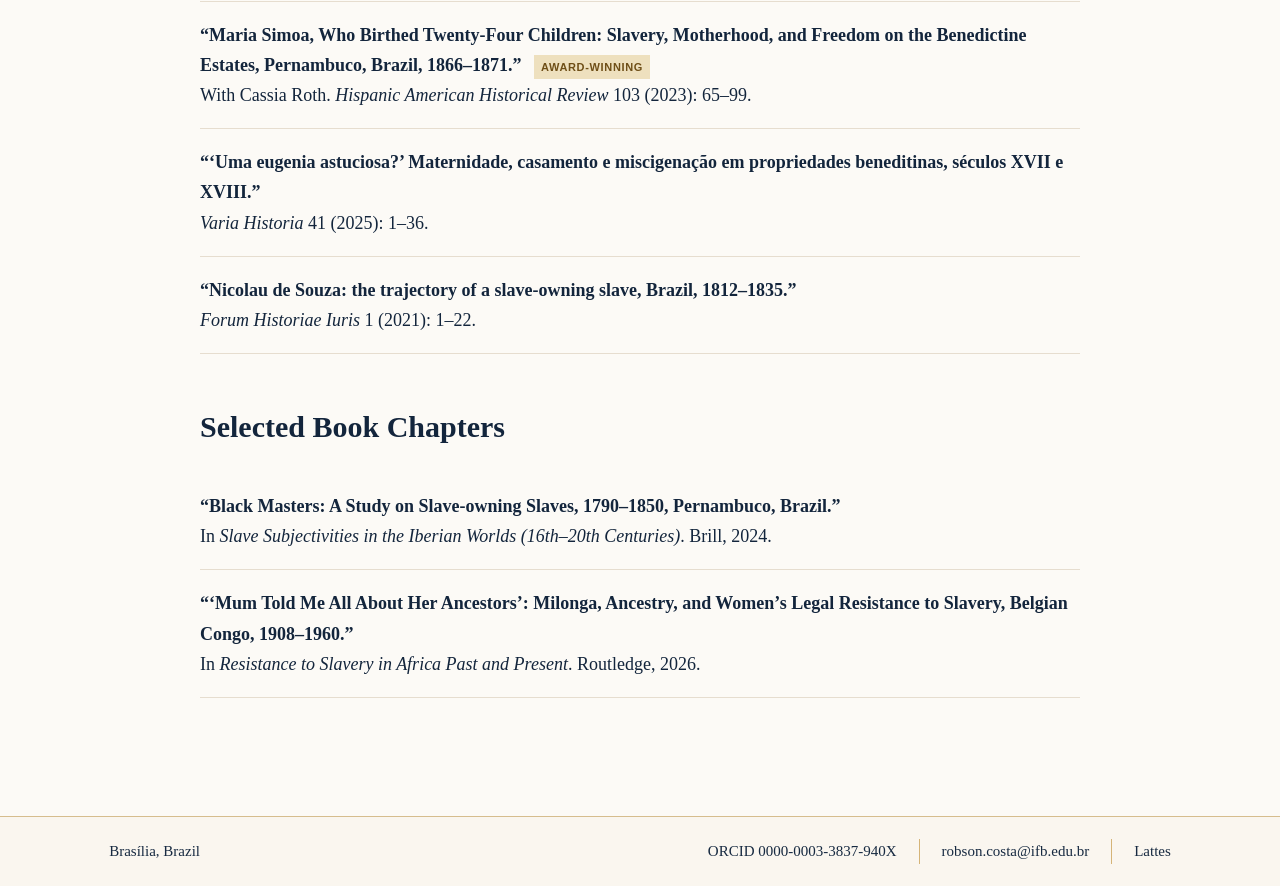
<file: publications.html>
<!doctype html><html lang="en"><head><meta charset="utf-8"><meta name="viewport" content="width=device-width,initial-scale=1"><title>Publications | Robson Pedrosa Costa</title><meta name="description" content="Academic website of historian Robson Pedrosa Costa"><link rel="stylesheet" href="styles.css?v=10"></head><body><header class="site-header"><div class="container header-inner"><a class="brand brand-rpc-only" href="index.html" aria-label="Robson Pedrosa Costa — Home"><span class="monogram">RPC</span></a><button class="menu-btn" aria-label="Menu">Menu</button><nav class="nav"><a href="about.html">About</a><a href="research.html">Research</a><a href="publications.html" class="active">Publications</a><a href="projects.html">Projects &amp; Networks</a><a href="awards.html">Awards &amp; Honors</a><a href="digital-humanities.html">Digital Humanities</a><a href="cv.html">CV</a><a href="contact.html">Contact</a></nav></div></header>
<main><section class="page-hero"><div class="container"><div class="eyebrow">Publications</div><h1>Publications</h1><p>Books, edited volumes, articles, and selected chapters on slavery, gender, religion, Africa, Brazil, and the Atlantic World.</p></div></section><section class="section"><div class="narrow"><div class="pub-group"><h2>Books &amp; Edited Volumes</h2><div class="pub-item"><strong><em>African and Afro-descendant Women: History, Culture, and Connections between Africa and Brazil</em> <span class="badge">In preparation</span></strong>Eds. Robson Costa, Mariana P. Candido, Vanicléia Silva Santos, and Suely Almeida.</div><div class="pub-item"><strong><em>Women and Slavery: Violence, Resistance and Diasporas</em> <span class="badge">In preparation</span></strong>Eds. Robson Costa and Eugénia Rodrigues.</div><div class="pub-item"><strong><em>Paternalism, Transgression and Slave Resistance in Brazil</em></strong>De Gruyter Oldenbourg, 2022.</div><div class="pub-item"><strong><em>Escravidão e resistência feminina: contribuições para o ensino de história através de documentos</em></strong>Editora Fi, 2024. Open Access.</div><div class="pub-item"><strong><em>Os Escravos do Santo</em></strong>Editora da UFPE, 2020. Open Access.</div></div><div class="pub-group"><h2>Forthcoming Articles</h2><div class="pub-item"><strong>“Slaves-owning slaves: rethinking a concept.”</strong><em>Revista de Indias</em>, forthcoming 2026.</div><div class="pub-item"><strong>“Slaves-owning slaves: a peculiar African institution.”</strong><em>Topoi: Revista de História</em>, forthcoming 2026.</div></div><div class="pub-group"><h2>Selected Peer-Reviewed Articles</h2><div class="pub-item"><strong>“‘Mum Told Me All About Her Ancestors’: Milonga, Ancestry, and Women’s Legal Resistance to Slavery, Belgian Congo, 1908–1960.” <span class="badge">Award-winning</span></strong><em>Slavery &amp; Abolition</em> 46 (2025): 725–740.</div><div class="pub-item"><strong>“Maria Simoa, Who Birthed Twenty-Four Children: Slavery, Motherhood, and Freedom on the Benedictine Estates, Pernambuco, Brazil, 1866–1871.” <span class="badge">Award-winning</span></strong>With Cassia Roth. <em>Hispanic American Historical Review</em> 103 (2023): 65–99.</div><div class="pub-item"><strong>“‘Uma eugenia astuciosa?’ Maternidade, casamento e miscigenação em propriedades beneditinas, séculos XVII e XVIII.”</strong><em>Varia Historia</em> 41 (2025): 1–36.</div><div class="pub-item"><strong>“Nicolau de Souza: the trajectory of a slave-owning slave, Brazil, 1812–1835.”</strong><em>Forum Historiae Iuris</em> 1 (2021): 1–22.</div></div><div class="pub-group"><h2>Selected Book Chapters</h2><div class="pub-item"><strong>“Black Masters: A Study on Slave-owning Slaves, 1790–1850, Pernambuco, Brazil.”</strong>In <em>Slave Subjectivities in the Iberian Worlds (16th–20th Centuries)</em>. Brill, 2024.</div><div class="pub-item"><strong>“‘Mum Told Me All About Her Ancestors’: Milonga, Ancestry, and Women’s Legal Resistance to Slavery, Belgian Congo, 1908–1960.”</strong>In <em>Resistance to Slavery in Africa Past and Present</em>. Routledge, 2026.</div></div></div></section></main><footer class="site-footer"><div class="container footer-inner"><div>Brasília, Brazil</div><div class="footer-links"><a href="https://orcid.org/0000-0003-3837-940X" target="_blank" rel="noopener">ORCID 0000-0003-3837-940X</a><a href="mailto:robson.costa@ifb.edu.br">robson.costa@ifb.edu.br</a><a href="http://lattes.cnpq.br/6375934645076409" target="_blank" rel="noopener">Lattes</a></div></div></footer><script src="main.js?v=10"></script>
</body></html>
</file>
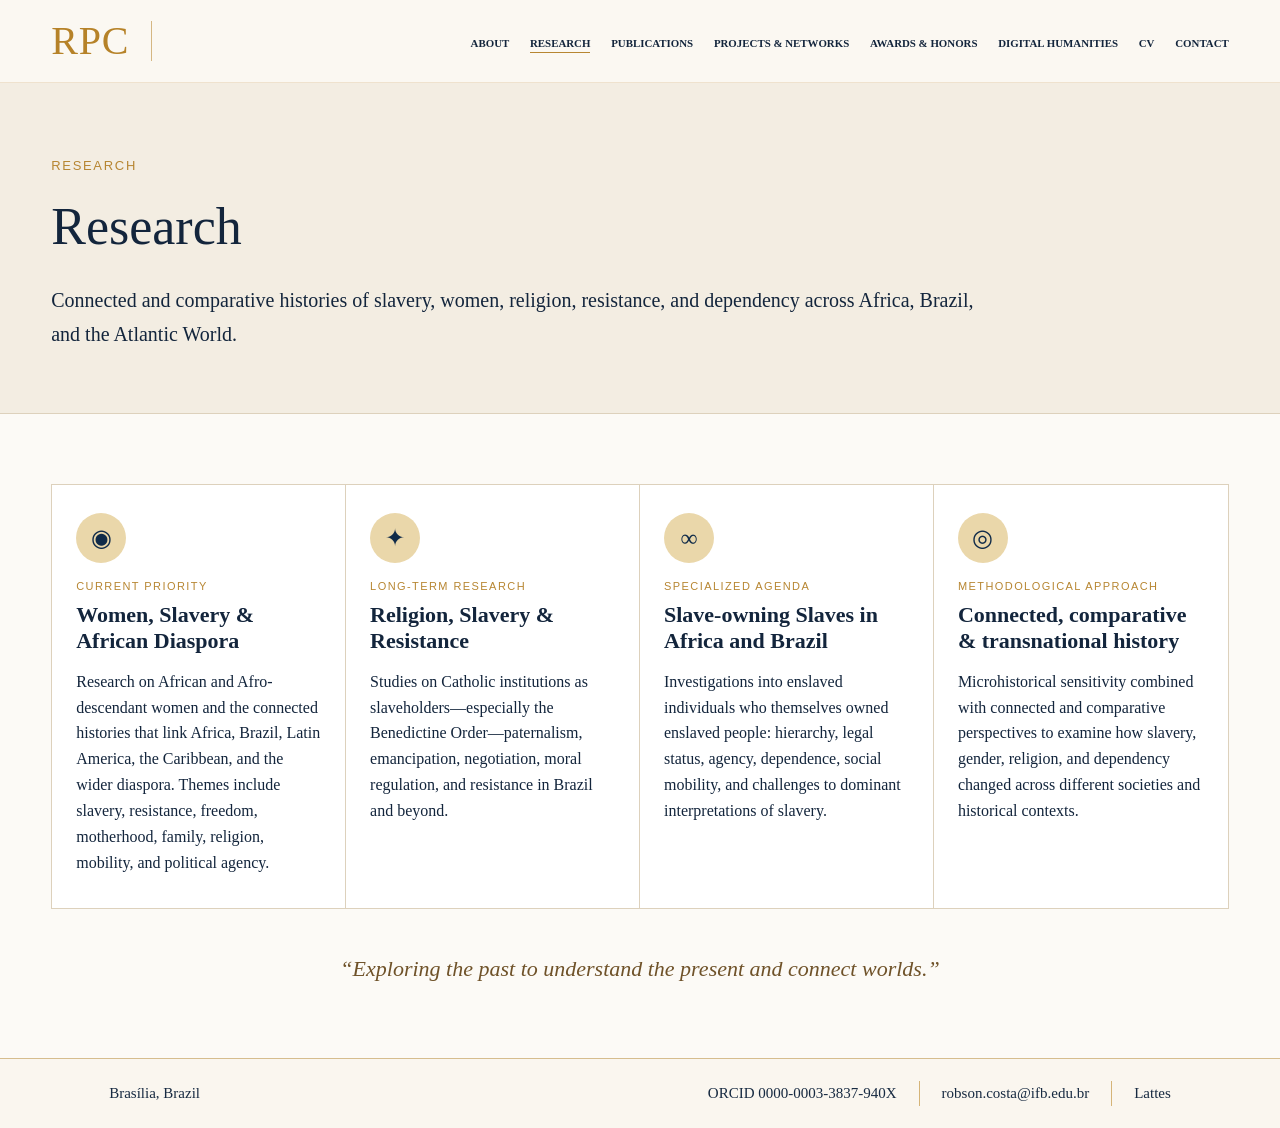
<file: research.html>
<!doctype html><html lang="en"><head><meta charset="utf-8"><meta name="viewport" content="width=device-width,initial-scale=1"><title>Research | Robson Pedrosa Costa</title><meta name="description" content="Academic website of historian Robson Pedrosa Costa"><link rel="stylesheet" href="styles.css?v=10"></head><body><header class="site-header"><div class="container header-inner"><a class="brand brand-rpc-only" href="index.html" aria-label="Robson Pedrosa Costa — Home"><span class="monogram">RPC</span></a><button class="menu-btn" aria-label="Menu">Menu</button><nav class="nav"><a href="about.html">About</a><a href="research.html" class="active">Research</a><a href="publications.html">Publications</a><a href="projects.html">Projects &amp; Networks</a><a href="awards.html">Awards &amp; Honors</a><a href="digital-humanities.html">Digital Humanities</a><a href="cv.html">CV</a><a href="contact.html">Contact</a></nav></div></header>
<main><section class="page-hero"><div class="container"><div class="eyebrow">Research</div><h1>Research</h1><p>Connected and comparative histories of slavery, women, religion, resistance, and dependency across Africa, Brazil, and the Atlantic World.</p></div></section><section class="section"><div class="container"><div class="research-grid"><article class="research-card"><div class="focus-icon">◉</div><div class="eyebrow">Current priority</div><h3>Women, Slavery &amp; African Diaspora</h3><p>Research on African and Afro-descendant women and the connected histories that link Africa, Brazil, Latin America, the Caribbean, and the wider diaspora. Themes include slavery, resistance, freedom, motherhood, family, religion, mobility, and political agency.</p></article><article class="research-card"><div class="focus-icon">✦</div><div class="eyebrow">Long-term research</div><h3>Religion, Slavery &amp; Resistance</h3><p>Studies on Catholic institutions as slaveholders—especially the Benedictine Order—paternalism, emancipation, negotiation, moral regulation, and resistance in Brazil and beyond.</p></article><article class="research-card"><div class="focus-icon">∞</div><div class="eyebrow">Specialized agenda</div><h3>Slave-owning Slaves in Africa and Brazil</h3><p>Investigations into enslaved individuals who themselves owned enslaved people: hierarchy, legal status, agency, dependence, social mobility, and challenges to dominant interpretations of slavery.</p></article><article class="research-card"><div class="focus-icon">◎</div><div class="eyebrow">Methodological approach</div><h3>Connected, comparative &amp; transnational history</h3><p>Microhistorical sensitivity combined with connected and comparative perspectives to examine how slavery, gender, religion, and dependency changed across different societies and historical contexts.</p></article></div><div class="quote">“Exploring the past to understand the present and connect worlds.”</div></div></section></main><footer class="site-footer"><div class="container footer-inner"><div>Brasília, Brazil</div><div class="footer-links"><a href="https://orcid.org/0000-0003-3837-940X" target="_blank" rel="noopener">ORCID 0000-0003-3837-940X</a><a href="mailto:robson.costa@ifb.edu.br">robson.costa@ifb.edu.br</a><a href="http://lattes.cnpq.br/6375934645076409" target="_blank" rel="noopener">Lattes</a></div></div></footer><script src="main.js?v=10"></script>
</body></html>
</file>
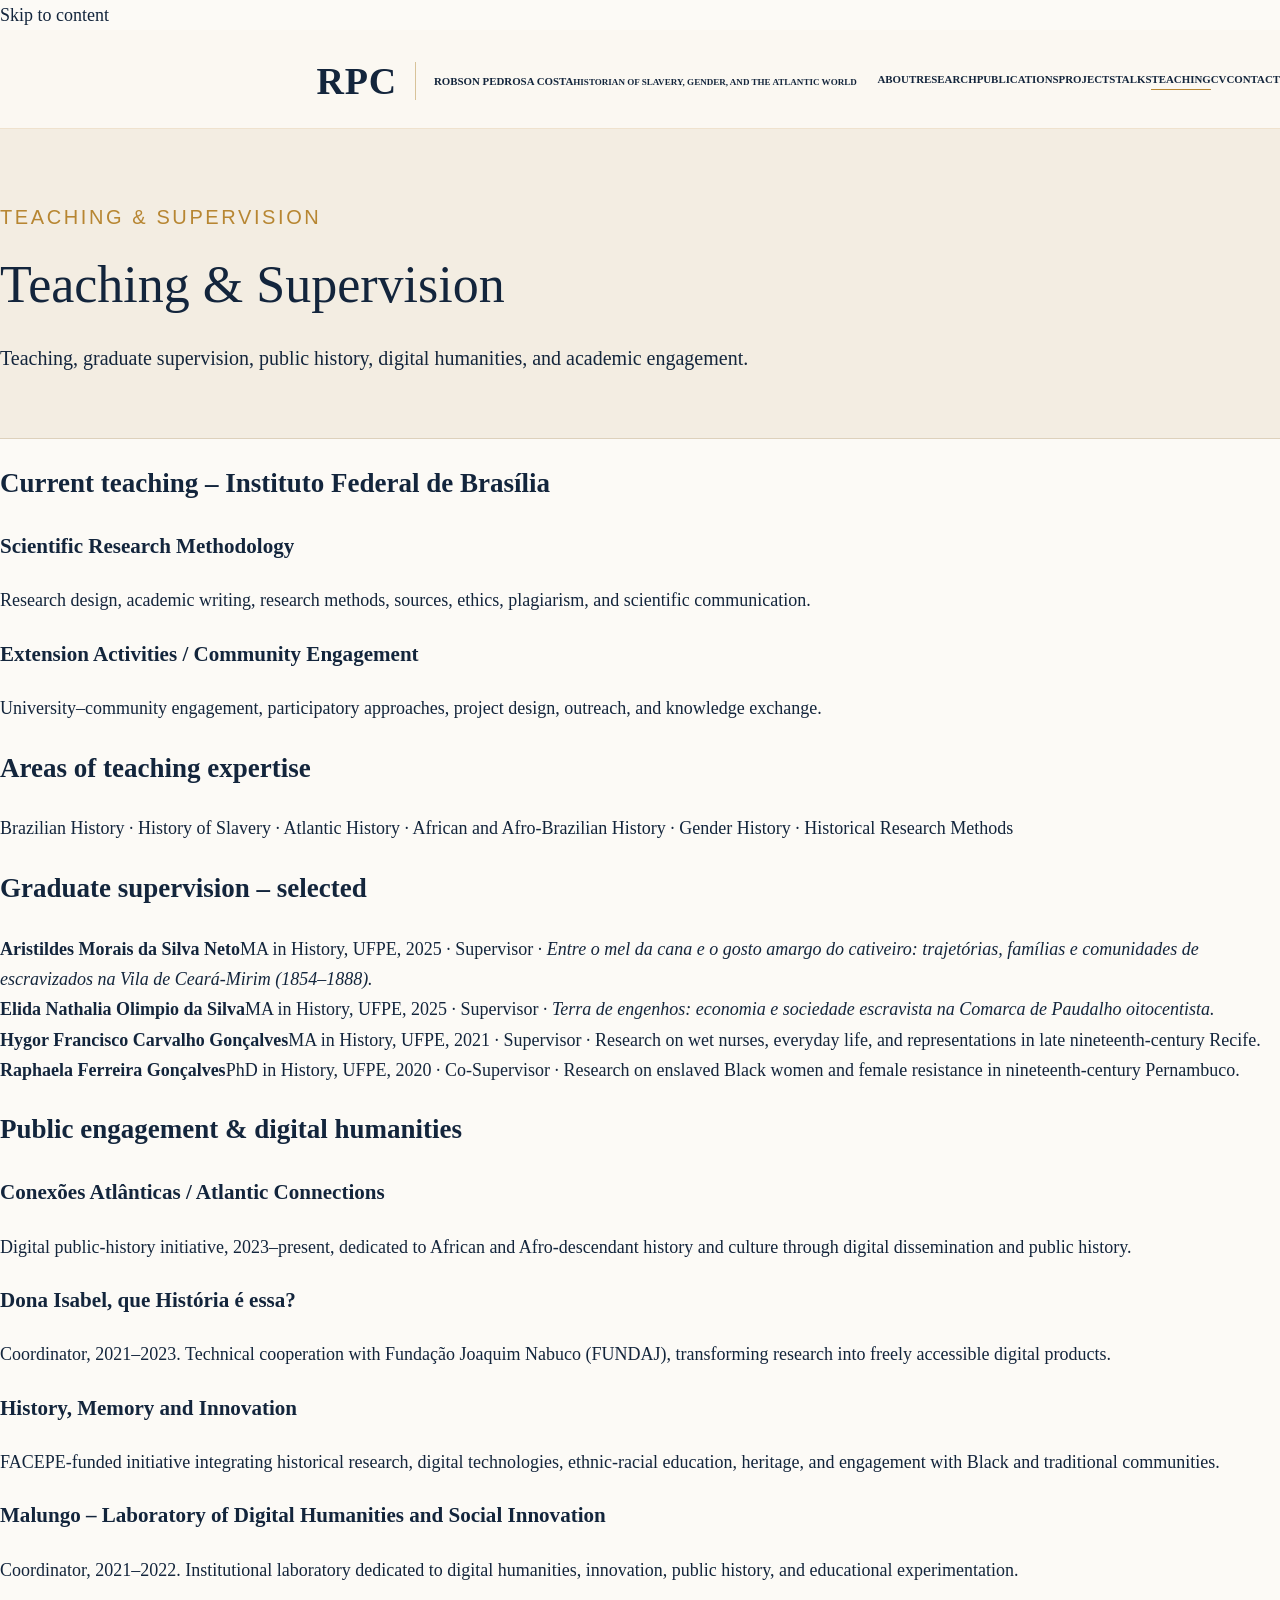
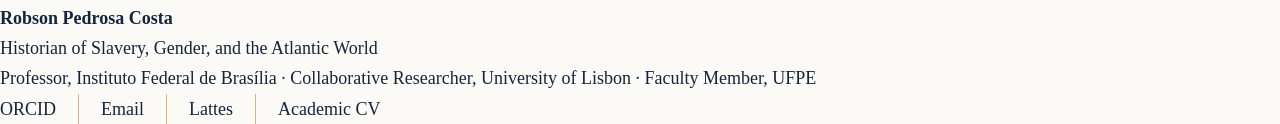
<file: teaching.html>
<!doctype html><html lang="en"><head><meta charset="utf-8"><meta name="viewport" content="width=device-width,initial-scale=1"><title>Teaching &amp; Supervision | Robson Pedrosa Costa</title><meta name="description" content="Teaching, graduate supervision, and public engagement of Robson Pedrosa Costa."><meta name="author" content="Robson Pedrosa Costa"><meta name="theme-color" content="#0d2744"><meta property="og:type" content="website"><meta property="og:title" content="Teaching &amp; Supervision | Robson Pedrosa Costa"><meta property="og:description" content="Teaching, graduate supervision, and public engagement of Robson Pedrosa Costa."><link rel="icon" href="atlantic-mark.svg" type="image/svg+xml"><link rel="stylesheet" href="styles.css"><script type="application/ld+json">{"@context": "https://schema.org", "@type": "Person", "name": "Robson Pedrosa Costa", "jobTitle": "Professor", "affiliation": [{"@type": "Organization", "name": "Instituto Federal de Brasília"}, {"@type": "Organization", "name": "Centre for History, University of Lisbon"}, {"@type": "Organization", "name": "Graduate Program in History, Federal University of Pernambuco"}], "knowsAbout": ["Slavery", "Gender history", "African diaspora", "Atlantic history", "Women and slavery", "Religion and slavery", "Slave-owning slaves", "Brazilian history", "African history"], "email": "mailto:robson.costa@ifb.edu.br", "sameAs": ["https://orcid.org/0000-0003-3837-940X", "http://lattes.cnpq.br/6375934645076409"]}</script></head><body><a class="skip" href="#main">Skip to content</a><header class="site-header"><div class="wrap nav"><a class="brand" href="index.html"><span class="monogram">RPC</span><span class="brand-text"><strong>Robson Pedrosa Costa</strong><small>Historian of Slavery, Gender, and the Atlantic World</small></span></a><button class="menu-btn" aria-label="Open navigation" aria-expanded="false">Menu</button><nav class="nav-links" aria-label="Primary navigation"><a href="about.html" class="">About</a><a href="research.html" class="">Research</a><a href="publications.html" class="">Publications</a><a href="projects.html" class="">Projects</a><a href="conferences.html" class="">Talks</a><a href="teaching.html" class="active">Teaching</a><a href="cv.html" class="">CV</a><a href="contact.html" class="">Contact</a></nav></div></header><main id="main"><section class="page-hero"><div class="wrap"><p class="eyebrow">Teaching & supervision</p><h1>Teaching & Supervision</h1><p>Teaching, graduate supervision, public history, digital humanities, and academic engagement.</p></div></section><section class="content"><div class="wrap"><h2>Current teaching – Instituto Federal de Brasília</h2><div class="grid-2"><article class="card"><h3>Scientific Research Methodology</h3><p>Research design, academic writing, research methods, sources, ethics, plagiarism, and scientific communication.</p></article><article class="card"><h3>Extension Activities / Community Engagement</h3><p>University–community engagement, participatory approaches, project design, outreach, and knowledge exchange.</p></article></div><h2>Areas of teaching expertise</h2><p>Brazilian History · History of Slavery · Atlantic History · African and Afro-Brazilian History · Gender History · Historical Research Methods</p><h2>Graduate supervision – selected</h2><div class="facts"><div class="fact"><strong>Aristildes Morais da Silva Neto</strong>MA in History, UFPE, 2025 · Supervisor · <em>Entre o mel da cana e o gosto amargo do cativeiro: trajetórias, famílias e comunidades de escravizados na Vila de Ceará-Mirim (1854–1888).</em></div><div class="fact"><strong>Elida Nathalia Olimpio da Silva</strong>MA in History, UFPE, 2025 · Supervisor · <em>Terra de engenhos: economia e sociedade escravista na Comarca de Paudalho oitocentista.</em></div><div class="fact"><strong>Hygor Francisco Carvalho Gonçalves</strong>MA in History, UFPE, 2021 · Supervisor · Research on wet nurses, everyday life, and representations in late nineteenth-century Recife.</div><div class="fact"><strong>Raphaela Ferreira Gonçalves</strong>PhD in History, UFPE, 2020 · Co-Supervisor · Research on enslaved Black women and female resistance in nineteenth-century Pernambuco.</div></div><h2>Public engagement & digital humanities</h2><div class="grid-2"><article class="card"><h3>Conexões Atlânticas / Atlantic Connections</h3><p>Digital public-history initiative, 2023–present, dedicated to African and Afro-descendant history and culture through digital dissemination and public history.</p></article><article class="card"><h3>Dona Isabel, que História é essa?</h3><p>Coordinator, 2021–2023. Technical cooperation with Fundação Joaquim Nabuco (FUNDAJ), transforming research into freely accessible digital products.</p></article><article class="card"><h3>History, Memory and Innovation</h3><p>FACEPE-funded initiative integrating historical research, digital technologies, ethnic-racial education, heritage, and engagement with Black and traditional communities.</p></article><article class="card"><h3>Malungo – Laboratory of Digital Humanities and Social Innovation</h3><p>Coordinator, 2021–2022. Institutional laboratory dedicated to digital humanities, innovation, public history, and educational experimentation.</p></article></div></div></section></main><footer><div class="wrap footer-grid"><div><strong>Robson Pedrosa Costa</strong><div>Historian of Slavery, Gender, and the Atlantic World</div><div class="small">Professor, Instituto Federal de Brasília · Collaborative Researcher, University of Lisbon · Faculty Member, UFPE</div></div><div class="footer-links"><a href="https://orcid.org/0000-0003-3837-940X" rel="me">ORCID</a><a href="mailto:robson.costa@ifb.edu.br">Email</a><a href="http://lattes.cnpq.br/6375934645076409">Lattes</a><a href="cv.html">Academic CV</a></div></div></footer><script src="main.js"></script></body></html>
</file>
<file: styles.css>
:root{
  --navy:#102b49; --navy-deep:#0a2037; --cream:#f8f5ee; --paper:#fcfaf6;
  --gold:#b78632; --gold-soft:#d8c39a; --ink:#13253c; --muted:#6f6a62; --line:#ddd1bc;
  --serif: Georgia, 'Times New Roman', serif; --sans: Arial, Helvetica, sans-serif;
}
*{box-sizing:border-box}html{scroll-behavior:smooth}body{margin:0;background:var(--paper);color:var(--ink);font-family:var(--serif);font-size:18px;line-height:1.68}a{color:inherit;text-decoration:none}img{max-width:100%;display:block}
.container{width:min(1180px,92vw);margin:0 auto}.narrow{width:min(880px,88vw);margin:0 auto}
.site-header{position:sticky;top:0;z-index:50;background:rgba(252,250,246,.96);backdrop-filter:blur(8px);border-bottom:1px solid rgba(183,134,50,.22)}
.header-inner{min-height:92px;display:flex;align-items:center;justify-content:space-between;gap:28px}.brand{display:flex;align-items:center;gap:18px;min-width:360px}.monogram{font-size:38px;letter-spacing:.02em;border-right:1px solid var(--gold-soft);padding-right:18px;line-height:1}.brand-name{font-size:22px;line-height:1.15}.brand-tag{display:block;color:#785522;font-style:italic;font-size:15px;margin-top:5px;line-height:1.35}
.nav{display:flex;gap:26px;align-items:center;font-family:var(--sans);font-size:13px;letter-spacing:.08em;text-transform:uppercase}.nav a{padding:34px 0 30px;position:relative}.nav a:after{content:"";position:absolute;left:0;right:100%;bottom:20px;height:1px;background:var(--gold);transition:.25s}.nav a:hover:after,.nav a.active:after{right:0}.menu-btn{display:none;background:none;border:1px solid var(--line);padding:8px 12px}
.hero{background:var(--cream);border-bottom:1px solid var(--line)}.hero-grid{display:grid;grid-template-columns:40% 60%;min-height:680px}.hero-copy{padding:82px 44px 70px max(5vw,40px);display:flex;flex-direction:column;justify-content:center}.hero-copy h1{font-size:76px;line-height:.98;letter-spacing:.01em;margin:0 0 28px;font-weight:500}.rule{width:72px;height:2px;background:var(--gold);margin:0 0 30px}.hero-copy h2{font-size:34px;line-height:1.35;font-style:italic;font-weight:400;color:#6e4b1d;margin:0 0 28px}.hero-copy p{font-size:20px;max-width:560px;margin:0 0 30px}.btn{display:inline-flex;align-items:center;gap:22px;border:1px solid var(--gold);padding:15px 25px;font-family:var(--sans);font-size:14px;letter-spacing:.08em;text-transform:uppercase;width:max-content}.btn:hover{background:#fffaf0}
.hero-visual{position:relative;overflow:hidden;min-height:680px;background:#eee}.hero-map{position:absolute;inset:0;background:url('atlantic-hero.svg') center/cover no-repeat}.hero-photo{position:absolute;right:0;top:0;width:47%;height:100%;object-fit:cover;object-position:53% 45%}.hero-visual:after{content:"";position:absolute;inset:0;background:linear-gradient(90deg,rgba(248,245,238,.08) 0%,rgba(248,245,238,.02) 48%,rgba(248,245,238,0) 58%,rgba(16,43,73,.04) 100%);pointer-events:none}.hero-photo-mask{position:absolute;right:42%;top:0;width:18%;height:100%;background:linear-gradient(90deg,rgba(248,245,238,0),rgba(248,245,238,.85) 45%,rgba(248,245,238,0));filter:blur(14px);opacity:.42}
.focus-strip{border-bottom:1px solid var(--line)}.focus-grid{display:grid;grid-template-columns:repeat(3,1fr);gap:0}.focus-card{padding:42px 40px 44px;min-height:280px;border-right:1px solid var(--line)}.focus-card:last-child{border-right:0}.focus-icon{width:50px;height:50px;border-radius:50%;background:#ead7aa;color:var(--navy);display:grid;place-items:center;font-size:24px;margin-bottom:18px}.focus-card h3{font-size:26px;line-height:1.18;margin:0 0 18px}.focus-card p{margin:0 0 14px}.gold-link{color:#a36f1e}.feature-band{background:var(--navy);color:white;padding:56px 0}.eyebrow{font-family:var(--sans);text-transform:uppercase;letter-spacing:.13em;color:var(--gold);font-size:13px}.feature-band h2{font-size:42px;font-weight:400;margin:8px 0 18px}.feature-row{display:flex;justify-content:space-between;gap:48px;align-items:end}.feature-row p{max-width:760px;margin:0}.feature-band .btn{color:white}.site-footer{background:var(--navy-deep);color:white;padding:28px 0;font-family:var(--sans);font-size:14px}.footer-inner{display:flex;justify-content:space-between;gap:25px;align-items:center}.footer-links{display:flex;gap:22px;flex-wrap:wrap}
.page-hero{padding:66px 0 58px;background:#f3ede2;border-bottom:1px solid var(--line)}.page-hero h1{font-size:52px;font-weight:400;margin:6px 0 14px}.page-hero p{font-size:20px;margin:0;max-width:930px}.section{padding:62px 0}.section.alt{background:#f8f4eb}.section-title{font-size:34px;margin:0 0 28px}.subhead{font-size:26px;margin:36px 0 14px}.prose p{margin:0 0 22px}.two-col{display:grid;grid-template-columns:1.1fr .9fr;gap:64px}.timeline{display:grid;gap:16px}.timeline-item{display:grid;grid-template-columns:1fr auto;gap:18px;padding:0 0 18px 20px;border-left:2px solid #d9c29a;position:relative}.timeline-item:before{content:"";position:absolute;width:8px;height:8px;border-radius:50%;background:var(--gold);left:-5px;top:9px}.timeline-item strong{display:block;font-size:18px}.timeline-item span{display:block;color:var(--muted);font-size:16px}.timeline-item time{white-space:nowrap;color:#6f604b;font-size:15px}.award-box{background:#f0e8d9;padding:28px;border:1px solid #e3d7c1}.award-item{display:grid;grid-template-columns:72px 1fr;gap:18px;padding:12px 0;border-bottom:1px solid #dfd2bb}.award-item:last-child{border-bottom:0}.award-year{color:#9e7026;font-family:var(--sans);font-size:14px}.award-name{font-weight:bold}.research-grid{display:grid;grid-template-columns:repeat(4,1fr);border:1px solid var(--line);background:#fff}.research-card{padding:28px 24px 32px;border-right:1px solid var(--line)}.research-card:last-child{border-right:0}.research-card .focus-icon{margin-bottom:14px}.research-card h3{font-size:22px;line-height:1.2;margin:6px 0 14px}.research-card p{font-size:16px;line-height:1.62;margin:0}.research-card .eyebrow{font-size:11px}.quote{font-size:22px;font-style:italic;text-align:center;color:#6f5229;margin:42px auto 0}.pub-group{margin-bottom:48px}.pub-group h2{font-size:30px;margin:0 0 20px}.pub-item{padding:18px 0;border-bottom:1px solid #e6ddcf}.pub-item strong{display:block}.badge{display:inline-block;font-family:var(--sans);font-size:11px;letter-spacing:.06em;text-transform:uppercase;background:#eee0be;color:#6f4f18;padding:3px 7px;margin-left:8px}.project-card{padding:26px 0;border-bottom:1px solid var(--line)}.project-card h3{font-size:24px;margin:0 0 8px}.project-meta{font-family:var(--sans);font-size:13px;text-transform:uppercase;letter-spacing:.06em;color:#8a6a37}.dh-grid{display:grid;grid-template-columns:repeat(2,1fr);gap:24px}.dh-card{background:#fff;border:1px solid var(--line);padding:28px}.dh-card h3{font-size:25px;margin:0 0 12px}.contact-grid{display:grid;grid-template-columns:1fr 1fr;gap:40px}.contact-card{border:1px solid var(--line);padding:28px;background:#fff}.contact-card h2{margin-top:0}
@media(max-width:1050px){.nav{gap:16px;font-size:11px}.brand{min-width:300px}.hero-grid{grid-template-columns:1fr}.hero-copy{padding:64px 7vw}.hero-visual{min-height:560px}.hero-photo{width:48%}.focus-grid{grid-template-columns:1fr}.focus-card{border-right:0;border-bottom:1px solid var(--line)}.research-grid{grid-template-columns:1fr 1fr}.research-card:nth-child(2){border-right:0}.research-card{border-bottom:1px solid var(--line)}}
@media(max-width:760px){body{font-size:17px}.header-inner{min-height:74px}.brand{min-width:0}.brand-name{font-size:18px}.brand-tag{display:none}.monogram{font-size:30px}.menu-btn{display:block}.nav{display:none;position:absolute;left:0;right:0;top:74px;background:var(--paper);padding:20px 5vw;flex-direction:column;align-items:flex-start;border-bottom:1px solid var(--line)}.nav.open{display:flex}.nav a{padding:8px 0}.hero-copy h1{font-size:54px}.hero-copy h2{font-size:28px}.hero-visual{min-height:470px}.hero-photo{width:55%}.two-col,.contact-grid,.dh-grid{grid-template-columns:1fr}.research-grid{grid-template-columns:1fr}.research-card{border-right:0!important}.footer-inner,.feature-row{flex-direction:column;align-items:flex-start}.page-hero h1{font-size:42px}}


/* =========================================================
   APPROVED AUGUST 2026 DESIGN — FINAL HOME + SHARED HEADER
   Reference: user-approved cream/navy/gold Atlantic layout.
   ========================================================= */

:root{
  --approved-gold:#b68228;
  --approved-cream:#f8f4eb;
  --approved-navy:#0d2b49;
}

.site-header{
  background:#fbf8f2;
  border-bottom:1px solid rgba(183,134,50,.18);
  position:sticky;
  top:0;
  z-index:80;
}
.header-inner{
  min-height:96px;
  gap:34px;
}
.brand-rpc-only{
  min-width:auto!important;
  gap:0!important;
}
.brand-rpc-only .monogram{
  color:var(--approved-gold);
  font-size:46px;
  padding-right:26px;
  border-right:1px solid rgba(183,134,50,.55);
}
.nav{
  margin-left:auto;
  gap:34px;
  font-family:var(--serif);
  font-size:14px;
  letter-spacing:0;
  text-transform:uppercase;
  font-weight:600;
}
.nav a{padding:38px 0 31px}
.nav a:after{bottom:23px}

.approved-hero{
  min-height:0;
  height:615px;
  position:relative;
  overflow:hidden;
  background:#efe6d5;
  border-bottom:1px solid #e2d6c3;
}
.approved-hero-map{
  position:absolute;
  inset:0;
  background:url('atlantic-hero.svg') center center/cover no-repeat;
  transform:scale(1.035);
  filter:saturate(.72) sepia(.08) contrast(.96) brightness(1.06);
}
.approved-hero-wash{
  position:absolute;
  inset:0;
  background:
    linear-gradient(90deg,
      rgba(250,247,240,.98) 0%,
      rgba(250,247,240,.94) 16%,
      rgba(250,247,240,.72) 32%,
      rgba(250,247,240,.18) 49%,
      rgba(250,247,240,0) 62%);
}
.approved-hero-inner{
  width:min(1440px,96vw);
  height:100%;
  margin:0 auto;
  position:relative;
  z-index:3;
}
.approved-copy{
  position:absolute;
  z-index:5;
  left:0;
  top:0;
  height:100%;
  width:39%;
  padding:60px 0 48px 24px;
  display:flex;
  flex-direction:column;
  justify-content:center;
}
.approved-copy h1{
  margin:0 0 22px;
  color:#102b49;
  font-weight:500;
  line-height:.98;
  letter-spacing:-.025em;
  text-transform:none;
}
.approved-copy h1 span{
  display:block;
  font-size:62px;
}
.approved-copy h1 span + span{
  margin-top:8px;
}
.approved-copy .rule{
  width:64px;
  height:2px;
  margin:0 0 22px;
}
.approved-copy h2{
  font-size:29px;
  line-height:1.28;
  color:#9a6921;
  margin:0 0 22px;
}
.approved-copy p{
  font-size:17px;
  line-height:1.58;
  max-width:430px;
  margin:0 0 24px;
}
.btn-navy{
  background:var(--approved-navy);
  color:#e6b85e;
  border-color:var(--approved-navy);
  font-family:var(--serif);
  font-weight:600;
}
.btn-navy:hover{background:#153957;color:#fff}

.approved-portrait-wrap{
  position:absolute;
  z-index:4;
  right:-1%;
  top:0;
  width:38%;
  height:100%;
  overflow:hidden;
}
.approved-portrait{
  position:absolute;
  right:0;
  top:-7%;
  width:100%;
  height:112%;
  object-fit:cover;
  object-position:52% 29%;
  -webkit-mask-image:linear-gradient(90deg,transparent 0%,rgba(0,0,0,.2) 6%,#000 17%,#000 100%);
  mask-image:linear-gradient(90deg,transparent 0%,rgba(0,0,0,.2) 6%,#000 17%,#000 100%);
}

.approved-focus .focus-grid{
  width:min(1320px,94vw);
}
.approved-focus .focus-card{
  min-height:250px;
  display:grid;
  grid-template-columns:82px 1fr;
  gap:22px;
  padding:34px 30px 34px;
  align-items:start;
}
.approved-focus .focus-card h3{
  font-size:25px;
  margin:0 0 14px;
}
.approved-focus .focus-card p{
  font-size:16px;
  line-height:1.58;
  margin:0 0 12px;
}
.research-symbol{
  width:72px;
  height:72px;
  border:2px solid var(--approved-gold);
  border-radius:50%;
  display:grid;
  place-items:center;
  color:var(--approved-gold);
  font-size:36px;
  line-height:1;
}
.symbol-church{
  border-radius:0;
  border:0;
  font-size:58px;
  width:72px;
}
.symbol-balance{
  border:0;
  font-size:58px;
  width:72px;
}
.approved-feature{
  padding:44px 0 38px;
  position:relative;
  overflow:hidden;
  background:
    linear-gradient(90deg,#0d2d4c 0%,#082744 78%,#0b2d4c 100%);
}
.approved-feature:after{
  content:"";
  position:absolute;
  right:0;
  bottom:-22px;
  width:330px;
  height:170px;
  opacity:.13;
  background:url('atlantic-hero.svg') 76% 72%/620px auto no-repeat;
  filter:grayscale(1) brightness(2.2);
}
.approved-feature .feature-row{position:relative;z-index:2}
.approved-feature h2{font-size:36px;margin:7px 0 10px}
.approved-feature p{font-size:16px;line-height:1.55;max-width:720px}
.btn-outline-gold{
  color:#e5b65e!important;
  border-color:#c99237!important;
  background:transparent!important;
  font-family:var(--serif);
  text-transform:none;
  font-size:18px;
  letter-spacing:0;
}
.btn-outline-gold:hover{background:rgba(255,255,255,.05)!important}

.site-footer{
  background:#faf6ef;
  color:#172a41;
  border-top:1px solid #d6bd8e;
  padding:22px 0;
  font-family:var(--serif);
  font-size:15px;
}
.footer-links a + a{
  border-left:1px solid #d5b478;
  padding-left:22px;
}

/* Internal-page spacing refinements */
.page-hero{padding:72px 0 62px}
.section{padding:70px 0}
.prose p{line-height:1.72;margin-bottom:24px}
.timeline{gap:20px}
.timeline-item{padding-bottom:22px}
.timeline-item strong{margin-bottom:4px}
.timeline-item span{line-height:1.5}

/* Mobile */
@media(max-width:1100px){
  .nav{gap:18px;font-size:12px}
  .approved-hero{height:580px}
  .approved-copy{width:47%}
  .approved-copy h1 span{font-size:52px}
  .approved-portrait-wrap{width:43%}
}
@media(max-width:760px){
  .header-inner{min-height:74px}
  .brand-rpc-only .monogram{font-size:34px;padding-right:14px}
  .nav{font-family:var(--sans)}
  .approved-hero{height:auto;min-height:760px}
  .approved-hero-wash{
    background:linear-gradient(180deg,rgba(250,247,240,.98) 0%,rgba(250,247,240,.9) 48%,rgba(250,247,240,.18) 70%,rgba(250,247,240,0) 100%);
  }
  .approved-copy{
    position:relative;
    width:100%;
    height:auto;
    padding:56px 6vw 34px;
  }
  .approved-copy h1 span{font-size:48px}
  .approved-copy h2{font-size:25px}
  .approved-portrait-wrap{
    position:absolute;
    right:-5%;
    bottom:0;
    top:auto;
    width:72%;
    height:52%;
  }
  .approved-portrait{
    top:-10%;
    height:120%;
    object-position:52% 26%;
  }
  .approved-focus .focus-card{grid-template-columns:68px 1fr}
  .approved-feature .feature-row{align-items:flex-start}
}


/* =========================================================
   V10 — APPROVED LAYOUT LOCK
   DO NOT CHANGE THIS BLOCK UNLESS THE APPROVED REFERENCE CHANGES.
   Reference file: LAYOUT_REFERENCE_APPROVED.png
   ========================================================= */

:root{
  --lock-page-width:1536px;
  --lock-hero-h:458px;
  --lock-visual-w:1236px;
  --lock-gold:#b68228;
  --lock-navy:#0d2b49;
  --lock-cream:#fbf8f2;
}

/* Keep the desktop composition from stretching beyond the approved reference. */
.site-header,
.approved-hero,
.home-section-locked,
.site-footer{
  width:100%;
}

.header-inner,
.approved-hero-inner,
.approved-focus .focus-grid,
.approved-feature .feature-row,
.site-footer .container{
  max-width:var(--lock-page-width) !important;
  margin-left:auto !important;
  margin-right:auto !important;
}

/* HEADER */
.site-header{
  background:var(--lock-cream) !important;
  border-bottom:1px solid rgba(182,130,40,.18) !important;
}
.header-inner{
  min-height:82px !important;
  display:flex !important;
  align-items:center !important;
  gap:24px !important;
}
.brand-rpc-only{
  flex:0 0 auto !important;
}
.brand-rpc-only .monogram{
  color:var(--lock-gold) !important;
  font-size:40px !important;
  line-height:1 !important;
  padding-right:22px !important;
  border-right:1px solid rgba(182,130,40,.55) !important;
}
.nav{
  margin-left:auto !important;
  display:flex !important;
  align-items:center !important;
  justify-content:flex-end !important;
  flex-wrap:nowrap !important;
  white-space:nowrap !important;
  gap:25px !important;
  font-family:var(--serif) !important;
  font-size:13px !important;
  font-weight:600 !important;
  text-transform:uppercase !important;
}
.nav a{
  white-space:nowrap !important;
  line-height:1 !important;
  padding:32px 0 28px !important;
}

/* HERO — CRITICAL:
   - image is a normal <img>, not a CSS background;
   - width follows height, preserving intrinsic aspect ratio;
   - no cover/fill/stretch commands are used.
*/
.approved-hero.home-locked{
  position:relative !important;
  max-width:var(--lock-page-width) !important;
  margin:0 auto !important;
  height:var(--lock-hero-h) !important;
  min-height:var(--lock-hero-h) !important;
  overflow:hidden !important;
  background:#f3ebdf !important;
}
.hero-visual-v10{
  position:absolute !important;
  top:0 !important;
  right:0 !important;
  height:100% !important;
  width:auto !important;
  overflow:hidden !important;
  z-index:1 !important;
}
.hero-visual-v10 img{
  display:block !important;
  height:100% !important;
  width:auto !important;
  max-width:none !important;
  object-fit:contain !important;
  object-position:right center !important;
}
.hero-transition-v10{
  position:absolute !important;
  inset:0 !important;
  z-index:2 !important;
  pointer-events:none !important;
  background:linear-gradient(
    90deg,
    rgba(251,248,242,1) 0%,
    rgba(251,248,242,.995) 16%,
    rgba(251,248,242,.95) 24%,
    rgba(251,248,242,.70) 31%,
    rgba(251,248,242,.28) 38%,
    rgba(251,248,242,.04) 45%,
    rgba(251,248,242,0) 52%
  ) !important;
}
.approved-hero-inner{
  position:relative !important;
  height:100% !important;
  z-index:3 !important;
}
.approved-copy{
  position:absolute !important;
  left:0 !important;
  top:0 !important;
  width:34% !important;
  height:100% !important;
  padding:38px 0 28px 50px !important;
  display:flex !important;
  flex-direction:column !important;
  justify-content:center !important;
}
.approved-copy h1{
  margin:0 0 12px !important;
  color:#102b49 !important;
  font-weight:500 !important;
  line-height:.98 !important;
  letter-spacing:-.02em !important;
}
.approved-copy h1 span{
  display:block !important;
  font-size:47px !important;
}
.approved-copy h1 span + span{
  margin-top:5px !important;
}
.approved-copy .rule{
  width:54px !important;
  height:2px !important;
  margin:0 0 17px !important;
  background:var(--lock-gold) !important;
}
.approved-copy h2{
  font-size:23px !important;
  line-height:1.27 !important;
  color:#9a6921 !important;
  margin:0 0 18px !important;
}
.approved-copy p{
  font-size:15px !important;
  line-height:1.52 !important;
  max-width:405px !important;
  margin:0 0 20px !important;
}
.btn-navy{
  width:max-content !important;
  padding:12px 20px !important;
  background:var(--lock-navy) !important;
  color:#e5b65e !important;
}

/* THREE RESEARCH AREAS */
.approved-focus .focus-grid{
  width:100% !important;
  display:grid !important;
  grid-template-columns:repeat(3,1fr) !important;
}
.approved-focus .focus-card{
  min-height:238px !important;
  grid-template-columns:76px 1fr !important;
  gap:20px !important;
  padding:30px 40px 27px !important;
}
.approved-focus .focus-card h3{
  font-size:22px !important;
  line-height:1.08 !important;
  margin-bottom:11px !important;
}
.approved-focus .focus-card p{
  font-size:14.5px !important;
  line-height:1.5 !important;
}

/* CURRENT RESEARCH */
.approved-feature{
  padding:34px 0 30px !important;
}
.approved-feature .feature-row{
  width:100% !important;
  padding-left:58px !important;
  padding-right:58px !important;
}
.approved-feature h2{
  font-size:32px !important;
  margin:5px 0 8px !important;
}
.approved-feature p{
  font-size:15px !important;
  line-height:1.5 !important;
}
.site-footer .container{
  padding-left:58px !important;
  padding-right:58px !important;
}

/* Tablet/mobile can adapt, but desktop visual is locked above. */
@media (max-width:1536px) and (min-width:761px){
  .approved-hero.home-locked{
    height:29.817708vw !important; /* 458/1536 */
    min-height:29.817708vw !important;
  }
  .approved-copy{
    padding-left:3.25vw !important;
  }
  .approved-copy h1 span{
    font-size:3.06vw !important;
  }
  .approved-copy h2{
    font-size:1.50vw !important;
  }
  .approved-copy p{
    font-size:0.98vw !important;
  }
  .nav{
    gap:1.62vw !important;
    font-size:max(10px,.85vw) !important;
  }
}

@media (max-width:760px){
  .site-header{position:relative !important}
  .approved-hero.home-locked{
    height:auto !important;
    min-height:720px !important;
  }
  .hero-visual-v10{
    top:auto !important;
    bottom:0 !important;
    height:50% !important;
    right:-12% !important;
  }
  .hero-transition-v10{
    background:linear-gradient(180deg,rgba(251,248,242,1) 0%,rgba(251,248,242,.94) 48%,rgba(251,248,242,.20) 72%,rgba(251,248,242,0) 100%) !important;
  }
  .approved-copy{
    position:relative !important;
    width:100% !important;
    height:auto !important;
    padding:48px 6vw 36px !important;
  }
  .approved-copy h1 span{font-size:42px !important}
  .approved-copy h2{font-size:24px !important}
  .approved-copy p{font-size:16px !important}
}
</file>
